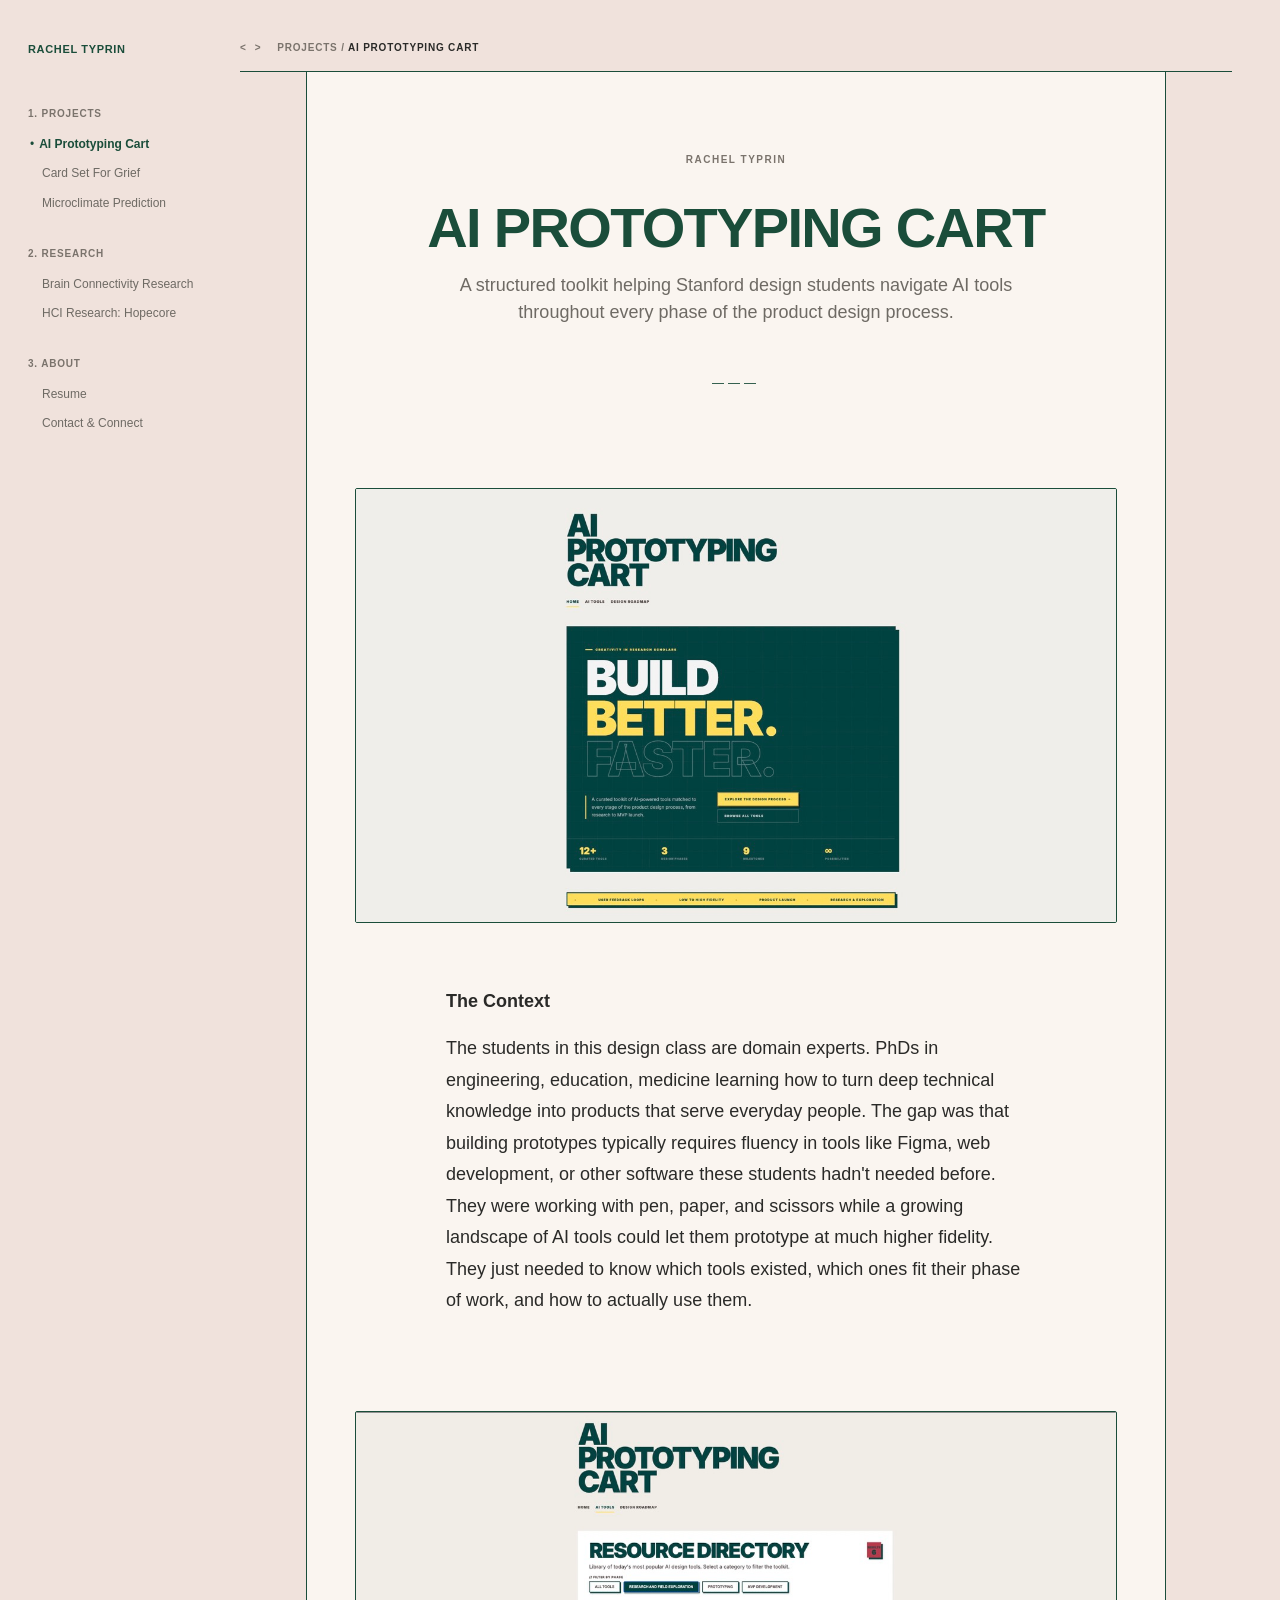
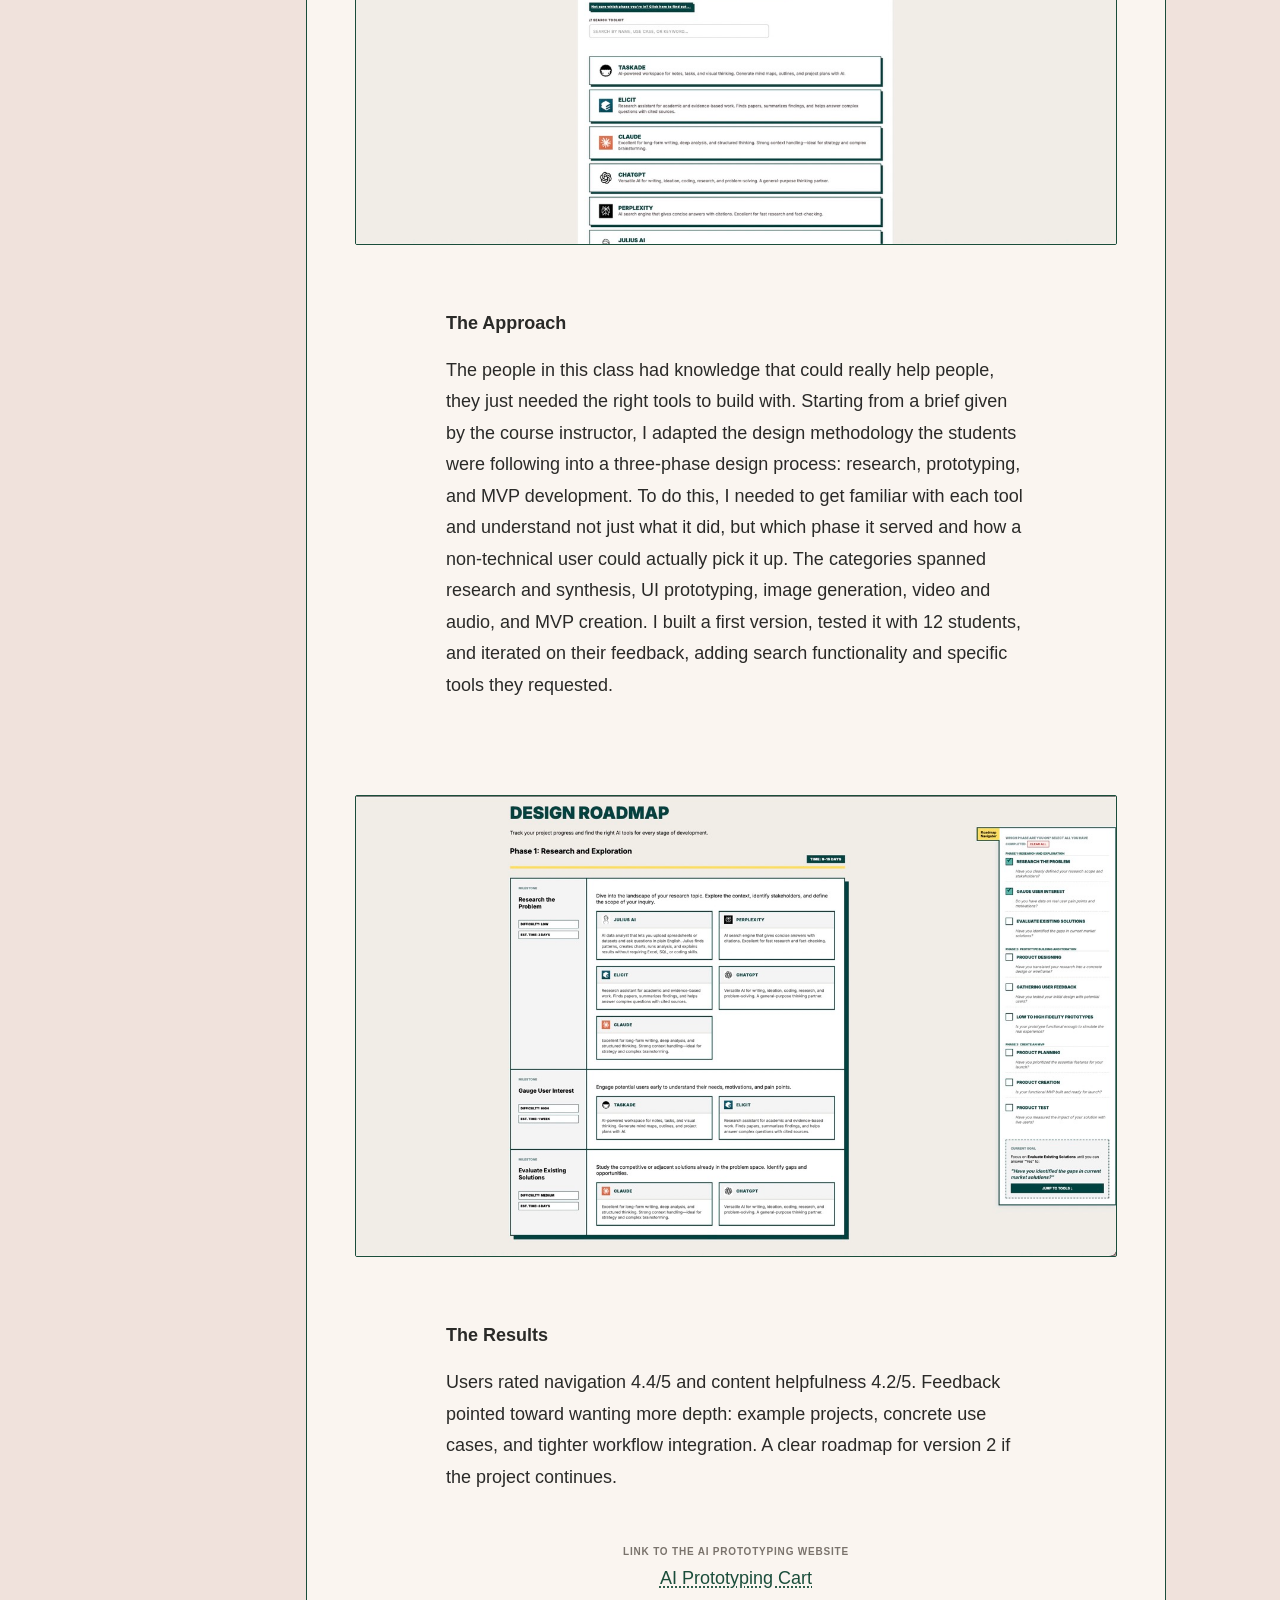
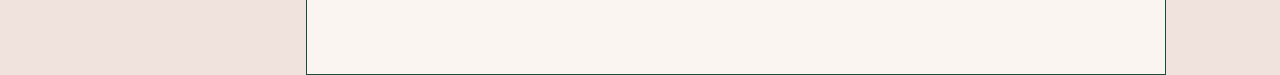
<file: aiprototypingcart.html>
<!DOCTYPE html>
<html lang="en">
<head>
  <meta charset="UTF-8">
  <meta name="viewport" content="width=device-width, initial-scale=1.0">
  <title>AI Prototyping Cart — Rachel Typrin</title>
  <link rel="icon" href="photos/tablogolight.png" type="image/png" media="(prefers-color-scheme: light)">
  <link rel="icon" href="photos/tablogodark.png" type="image/png" media="(prefers-color-scheme: dark)">
  <link href="https://api.fontshare.com/v2/css?f[]=chillax@700,800,900&f[]=satoshi@400,700&display=swap" rel="stylesheet">
  <link rel="stylesheet" href="css/project.css">
</head>
<body>

  <aside class="sidebar">
    <div class="logo"><a href="index.html">RACHEL TYPRIN</a></div>

    <nav class="toc">
      <div class="toc-section">
        <h3 class="section-title">1. PROJECTS</h3>
        <ul>
          <li class="active"><a href="aiprototypingcart.html">AI Prototyping Cart</a></li>
          <li><a href="cardgameforgrief.html">Card Set For Grief</a></li>
          <li><a href="microclimatepredictions.html">Microclimate Prediction</a></li>
        </ul>
      </div>
      <div class="toc-section">
        <h3 class="section-title">2. RESEARCH</h3>
        <ul>
          <li><a href="brainconnectivity.html">Brain Connectivity Research</a></li>
          <li><a href="hopecore.html">HCI Research: Hopecore</a></li>
        </ul>
      </div>
      <div class="toc-section">
        <h3 class="section-title">3. ABOUT</h3>
        <ul>
          <li><a href="resume.html">Resume</a></li>
          <li><a href="contact.html">Contact & Connect</a></li>
        </ul>
      </div>
    </nav>
  </aside>

  <main class="main-wrapper">

    <nav class="content-nav">
      <div class="nav-left">
        <span class="nav-arrows" onclick="history.back()">&lt;</span>
        <span class="nav-arrows" onclick="history.forward()">&gt;</span>
        <span class="breadcrumb">PROJECTS / <span class="current">AI PROTOTYPING CART</span></span>
      </div>
      <div class="nav-right"><a class="mobile-home" href="index.html">HOME</a></div>
    </nav>

    <div class="content-well">

      <div class="meta-data">RACHEL TYPRIN</div>
      <h1 class="page-title">AI PROTOTYPING CART</h1>
      <p class="page-subtitle">A structured toolkit helping Stanford design students navigate AI tools <br> throughout every phase of the product design process.</p>

      <div class="section-divider">———</div>

      <figure class="main-figure">
        <figcaption class="fig-label">
          <span class="highlight">FIG 1. Overview of the prototyping cart.</span>
        </figcaption>
        <div class="image-border">
          <img src="photos/AIPrototypingCart1.jpeg" alt="Overview of the prototyping cart">
        </div>
      </figure>

      <article class="prose">
        <h2>The Context</h2>
        <p>The students in this design class are domain experts. PhDs in engineering, education, medicine learning how to turn deep technical knowledge into products that serve everyday people. The gap was that building prototypes typically requires fluency in tools like Figma, web development, or other software these students hadn't needed before. They were working with pen, paper, and scissors while a growing landscape of AI tools could let them prototype at much higher fidelity. They just needed to know which tools existed, which ones fit their phase of work, and how to actually use them.</p>
      </article>

      <figure class="main-figure">
        <figcaption class="fig-label">
          <span class="highlight">FIG 2. Tools sorting page, sorted by "research and field exploration"</span>
        </figcaption>
        <div class="image-border">
          <img src="photos/AIPrototypingCart2.jpeg" alt="Tools sorting page">
        </div>
      </figure>

      <article class="prose">
        <h2>The Approach</h2>
        <p>The people in this class had knowledge that could really help people, they just needed the right tools to build with. Starting from a brief given by the course instructor, I adapted the design methodology the students were following into a three-phase design process: research, prototyping, and MVP development. To do this, I needed to get familiar with each tool and understand not just what it did, but which phase it served and how a non-technical user could actually pick it up. The categories spanned research and synthesis, UI prototyping, image generation, video and audio, and MVP creation. I built a first version, tested it with 12 students, and iterated on their feedback, adding search functionality and specific tools they requested.</p>
      </article>

      <figure class="main-figure">
        <figcaption class="fig-label">
          <span class="highlight">FIG 3. Design roadmap phase 1: research and exploration</span>
        </figcaption>
        <div class="image-border">
          <img src="photos/AIPrototypingCart3.jpeg" alt="Feedback">
        </div>
      </figure>

      <article class="prose">
        <h2>The Results</h2>
        <p>Users rated navigation 4.4/5 and content helpfulness 4.2/5. Feedback pointed toward wanting more depth: example projects, concrete use cases, and tighter workflow integration. A clear roadmap for version 2 if the project continues.</p>
      </article>
      
      <br>

      <div class="link-link">
        <div>
          <span class="link-label">Link to the AI Prototyping Website</span>
          <a href="https://racheltyprin.github.io/AI-Toolkit/">AI Prototyping Cart</a>
        </div>
      </div>

      
    </div>
  </main>



</body>
</html>
</file>
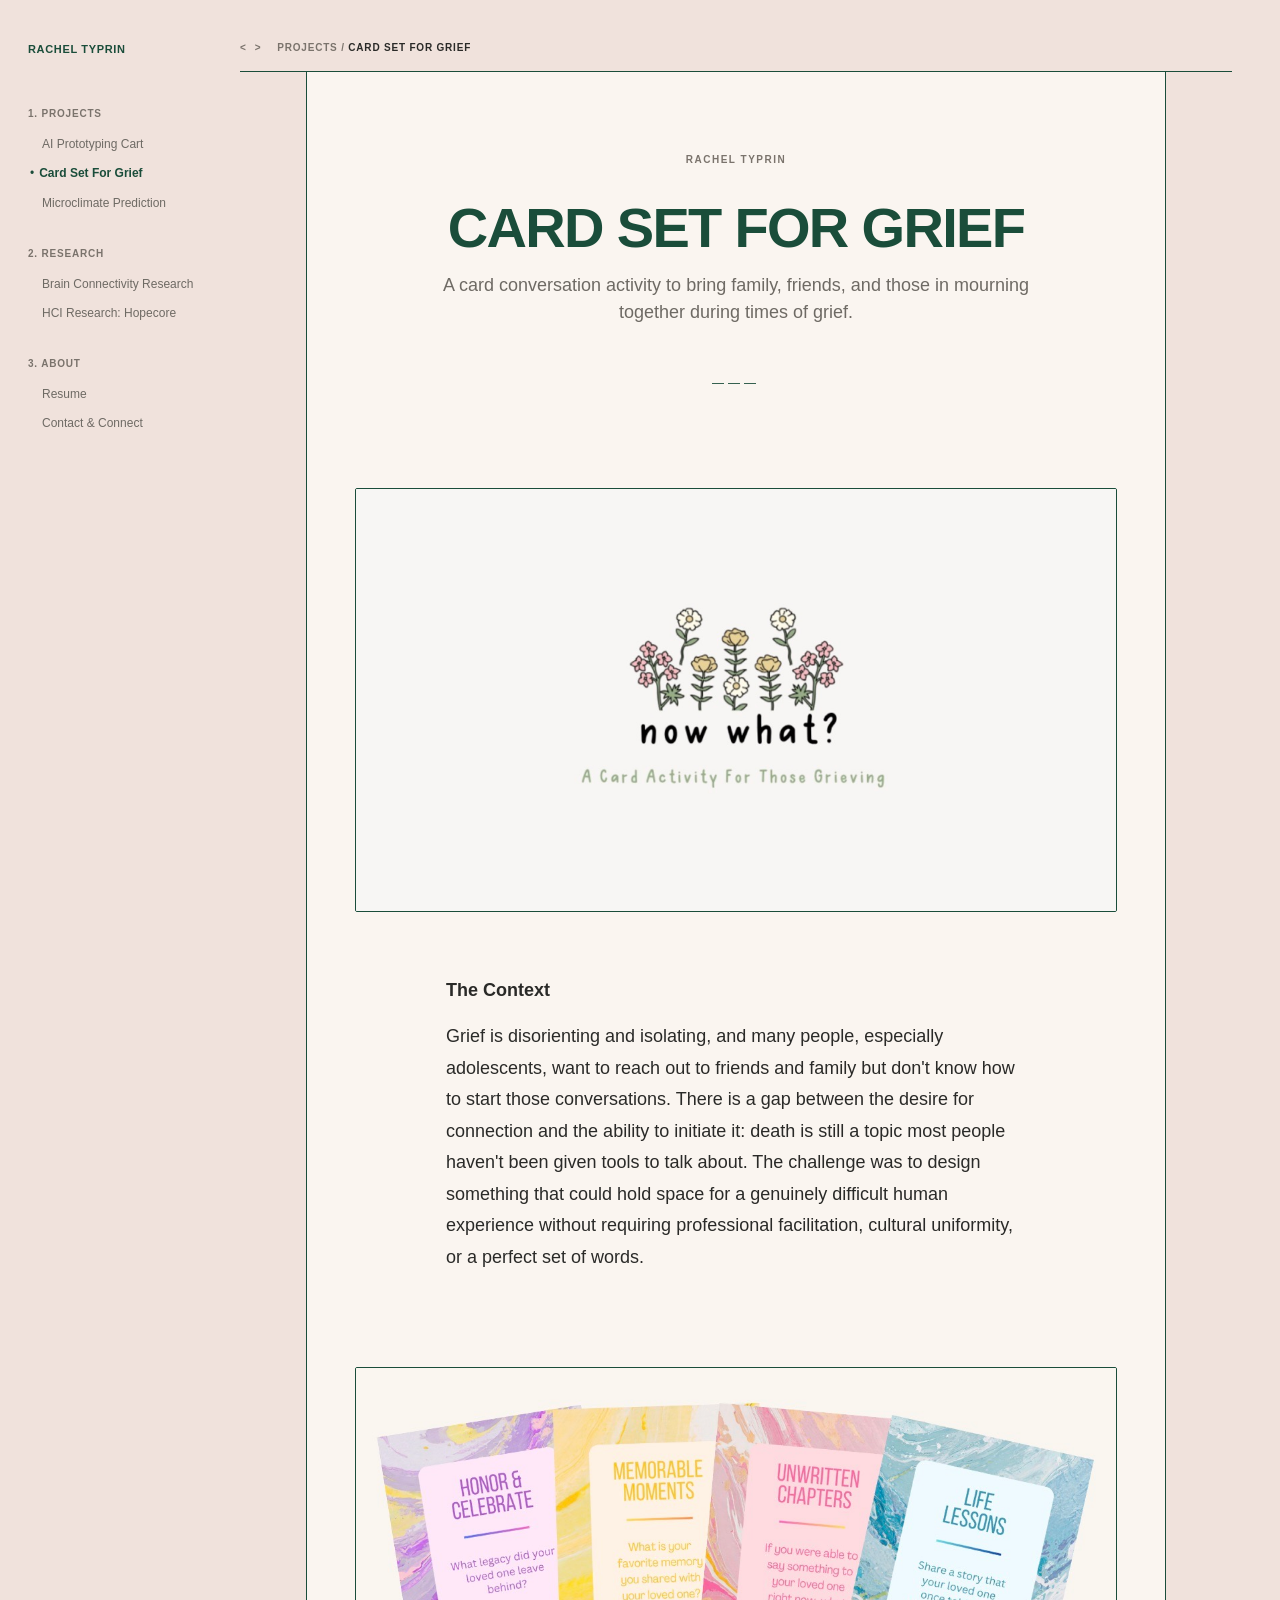
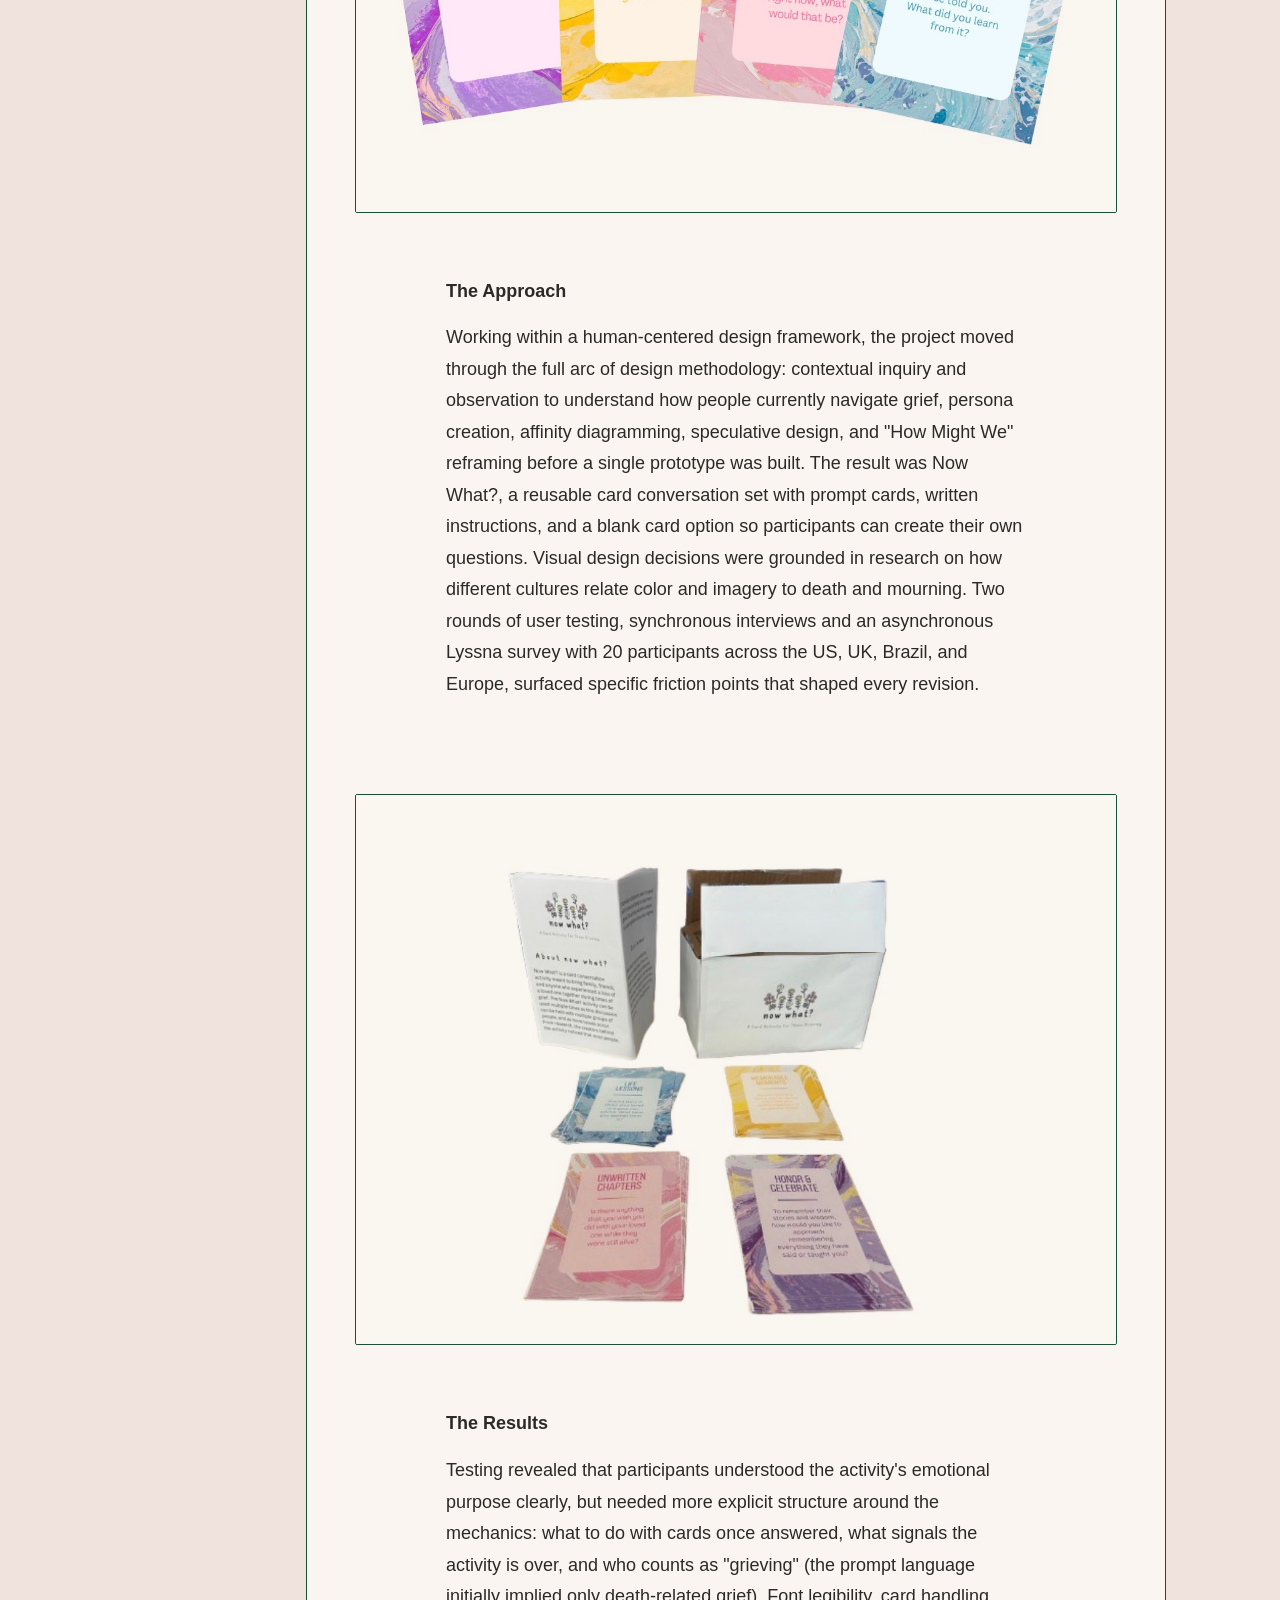
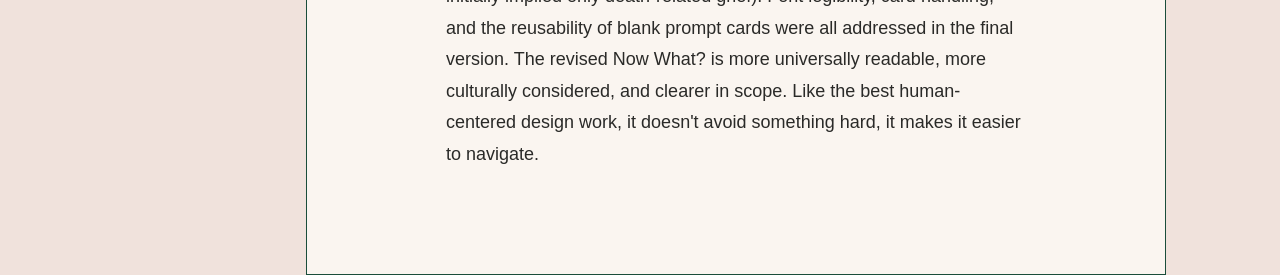
<file: cardgameforgrief.html>
<!DOCTYPE html>
<html lang="en">
<head>
  <meta charset="UTF-8">
  <meta name="viewport" content="width=device-width, initial-scale=1.0">
  <title>Card Set for Grief — Rachel Typrin</title>
  <link rel="icon" href="photos/tablogolight.png" type="image/png" media="(prefers-color-scheme: light)">
  <link rel="icon" href="photos/tablogodark.png" type="image/png" media="(prefers-color-scheme: dark)">
  <link href="https://api.fontshare.com/v2/css?f[]=chillax@700,800,900&f[]=satoshi@400,700&display=swap" rel="stylesheet">
  <link rel="stylesheet" href="css/project.css">
</head>
<body>

  <aside class="sidebar">
    <div class="logo"><a href="index.html">RACHEL TYPRIN</a></div>

    <nav class="toc">
      <div class="toc-section">
        <h3 class="section-title">1. PROJECTS</h3>
        <ul>
          <li><a href="aiprototypingcart.html">AI Prototyping Cart</a></li>
          <li class="active"><a href="cardgameforgrief.html">Card Set For Grief</a></li>
          <li><a href="microclimatepredictions.html">Microclimate Prediction</a></li>
        </ul>
      </div>
      <div class="toc-section">
        <h3 class="section-title">2. RESEARCH</h3>
        <ul>
          <li><a href="brainconnectivity.html">Brain Connectivity Research</a></li>
          <li><a href="hopecore.html">HCI Research: Hopecore</a></li>
        </ul>
      </div>
      <div class="toc-section">
        <h3 class="section-title">3. ABOUT</h3>
        <ul>
          <li><a href="resume.html">Resume</a></li>
          <li><a href="contact.html">Contact & Connect</a></li>
        </ul>
      </div>
    </nav>
  </aside>

  <main class="main-wrapper">

    <nav class="content-nav">
      <div class="nav-left">
        <span class="nav-arrows" onclick="history.back()">&lt;</span>
        <span class="nav-arrows" onclick="history.forward()">&gt;</span>
        <span class="breadcrumb">PROJECTS / <span class="current">CARD SET FOR GRIEF</span></span>
      </div>
      <div class="nav-right"><a class="mobile-home" href="index.html">HOME</a></div>
    </nav>

    <div class="content-well">

      <div class="meta-data">RACHEL TYPRIN</div>
      <h1 class="page-title">CARD SET FOR GRIEF</h1>
      <p class="page-subtitle">A card conversation activity to bring family, friends, and those in mourning <br> together during times of grief.</p>

      <div class="section-divider">———</div>

      <figure class="main-figure">
        <figcaption class="fig-label">
          <span class="highlight">FIG 1. Logo for "Now What?"</span>
        </figcaption>
        <div class="image-border">
          <img src="photos/CardGameforGrief1.jpeg" alt="Card Set for Grief overview">
        </div>
      </figure>

      <article class="prose">
        <h2>The Context</h2>
        <p>Grief is disorienting and isolating, and many people, especially adolescents, want to reach out to friends and family but don't know how to start those conversations. There is a gap between the desire for connection and the ability to initiate it: death is still a topic most people haven't been given tools to talk about. The challenge was to design something that could hold space for a genuinely difficult human experience without requiring professional facilitation, cultural uniformity, or a perfect set of words.</p>
      </article>

      <figure class="main-figure">
        <figcaption class="fig-label">
          <span class="highlight">FIG 2. Sample cards from the card set.</span>
        </figcaption>
        <div class="image-border">
          <img src="photos/CardGameforGrief2.jpeg" alt="Card Set for Grief component architecture">
        </div>
      </figure>

      <article class="prose">
        <h2>The Approach</h2>
        <p>Working within a human-centered design framework, the project moved through the full arc of design methodology: contextual inquiry and observation to understand how people currently navigate grief, persona creation, affinity diagramming, speculative design, and "How Might We" reframing before a single prototype was built. The result was Now What?, a reusable card conversation set with prompt cards, written instructions, and a blank card option so participants can create their own questions. Visual design decisions were grounded in research on how different cultures relate color and imagery to death and mourning. Two rounds of user testing, synchronous interviews and an asynchronous Lyssna survey with 20 participants across the US, UK, Brazil, and Europe, surfaced specific friction points that shaped every revision.</p>
      </article>

      <figure class="main-figure">
        <figcaption class="fig-label">
          <span class="highlight">FIG 3. Card set physical prototype.</span>
        </figcaption>
        <div class="image-border">
          <img src="photos/CardGameforGrief3.jpeg" alt="Card Set for Grief feedback">
        </div>
      </figure>

      <article class="prose">
        <h2>The Results</h2>
        <p>Testing revealed that participants understood the activity's emotional purpose clearly, but needed more explicit structure around the mechanics: what to do with cards once answered, what signals the activity is over, and who counts as "grieving" (the prompt language initially implied only death-related grief). Font legibility, card handling, and the reusability of blank prompt cards were all addressed in the final version. The revised Now What? is more universally readable, more culturally considered, and clearer in scope. Like the best human-centered design work, it doesn't avoid something hard, it makes it easier to navigate.</p>
      </article>
      
    </div>
  </main>



</body>
</html>
</file>
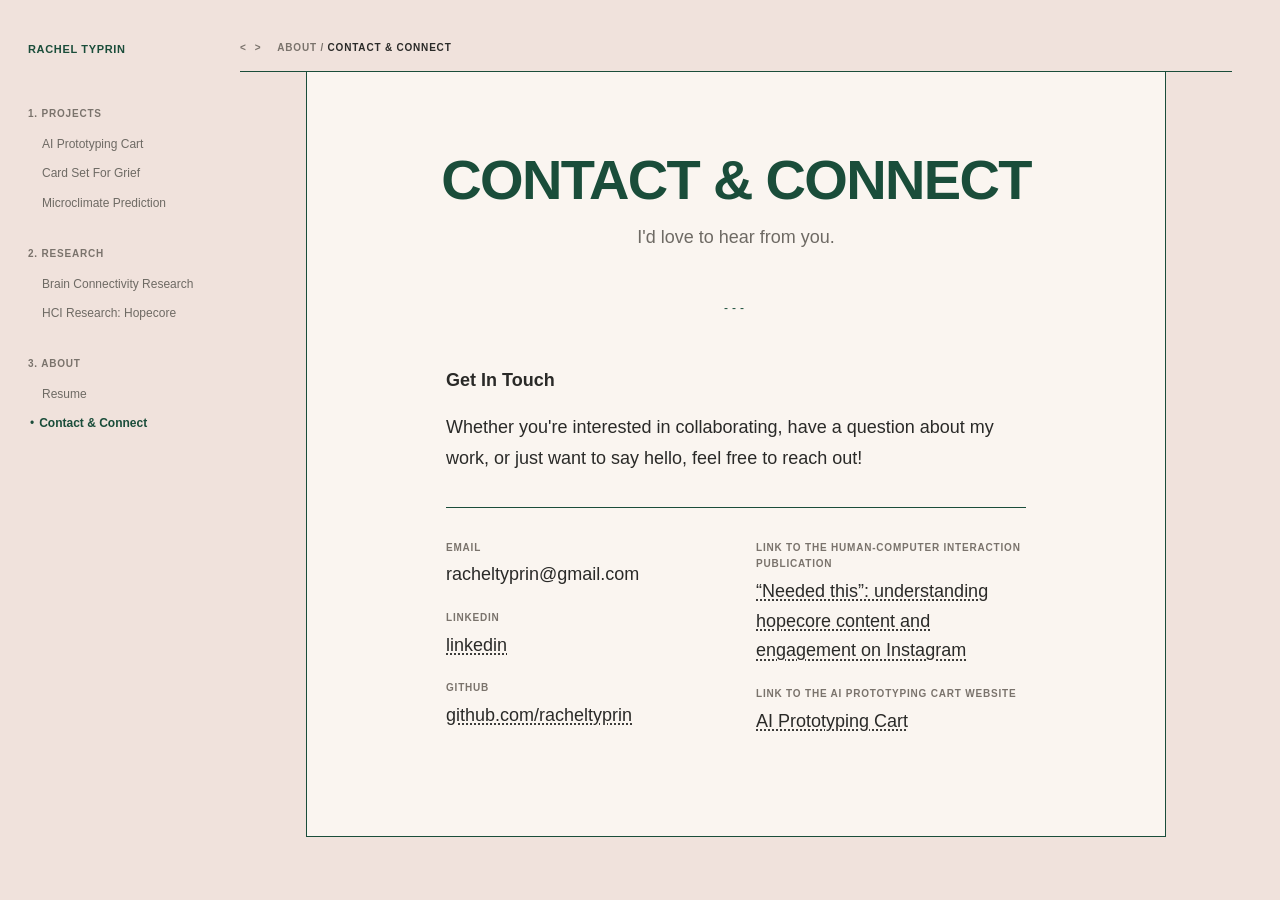
<file: contact.html>
<!DOCTYPE html>
<html lang="en">
<head>
  <meta charset="UTF-8">
  <meta name="viewport" content="width=device-width, initial-scale=1.0">
  <title>Contact & Connect — Rachel Typrin</title>
  <link rel="icon" href="photos/tablogolight.png" type="image/png" media="(prefers-color-scheme: light)">
  <link rel="icon" href="photos/tablogodark.png" type="image/png" media="(prefers-color-scheme: dark)">
  <link href="https://api.fontshare.com/v2/css?f[]=chillax@700,800,900&f[]=satoshi@400,700&display=swap" rel="stylesheet">
  <link rel="stylesheet" href="css/project.css">
</head>
<body>

  <aside class="sidebar">
    <div class="logo"><a href="index.html">RACHEL TYPRIN</a></div>

    <nav class="toc">
      <div class="toc-section">
        <h3 class="section-title">1. PROJECTS</h3>
        <ul>
          <li><a href="aiprototypingcart.html">AI Prototyping Cart</a></li>
          <li><a href="cardgameforgrief.html">Card Set For Grief</a></li>
          <li><a href="microclimatepredictions.html">Microclimate Prediction</a></li>
        </ul>
      </div>
      <div class="toc-section">
        <h3 class="section-title">2. RESEARCH</h3>
        <ul>
          <li><a href="brainconnectivity.html">Brain Connectivity Research</a></li>
          <li><a href="hopecore.html">HCI Research: Hopecore</a></li>
        </ul>
      </div>
      <div class="toc-section">
        <h3 class="section-title">3. ABOUT</h3>
        <ul>
          <li><a href="resume.html">Resume</a></li>
          <li class="active"><a href="contact.html">Contact & Connect</a></li>
        </ul>
      </div>
    </nav>
  </aside>

  <main class="main-wrapper">

    <nav class="content-nav">
      <div class="nav-left">
        <span class="nav-arrows" onclick="history.back()">&lt;</span>
        <span class="nav-arrows" onclick="history.forward()">&gt;</span>
        <span class="breadcrumb">ABOUT / <span class="current">CONTACT & CONNECT</span></span>
      </div>
      <div class="nav-right"><a class="mobile-home" href="index.html">HOME</a></div>
    </nav>

    <div class="content-well">

      <h1 class="page-title">CONTACT & CONNECT</h1>
      <p class="page-subtitle">I'd love to hear from you.</p>

      <div class="section-divider">---</div>

      <article class="prose">
        <h2>Get In Touch</h2>
        <p>Whether you're interested in collaborating, have a question about my work, or just want to say hello, feel free to reach out!</p>
      </article>

      <div class="contact-divider"></div>
     
      <div class="links-grid-grid">
        <div class="links-grid-col">
            <ul class="contact-links">
                <li>
                <span class="contact-label">Email</span>
                <span class="contact-email">racheltyprin@gmail.com</span>
                </li>
                <li>
                <span class="contact-label">LinkedIn</span>
                <a href="https://www.linkedin.com/in/rachel-typrin-440a25284/" target="_blank" rel="noopener">linkedin</a>
                </li>
                <li>
                <span class="contact-label">GitHub</span>
                <a href="https://github.com/racheltyprin" target="_blank" rel="noopener">github.com/racheltyprin</a>
                </li>
            </ul> 
        </div>
        <div class="links-grid-col">
            <ul class="contact-links">
                <li>
                    <span class="contact-label">Link to the Human-Computer Interaction publication</span>
                    <a href="https://www.emerald.com/jd/article-abstract/doi/10.1108/JD-12-2025-0383/1346274/Needed-this-understanding-hopecore-content-and?redirectedFrom=fulltext" target="_blank" rel="noopener">“Needed this”: understanding hopecore content and engagement on Instagram</a>
                </li>
                <li>
                    <span class="contact-label">Link to the AI Prototyping Cart Website</span>
                    <a href="https://racheltyprin.github.io/AI-Toolkit/" target="_blank" rel="noopener">AI Prototyping Cart</a>
                </li>
            </ul>
        </div>
      </div>


    </div>
    


  </main>

</body>
</html>
</file>
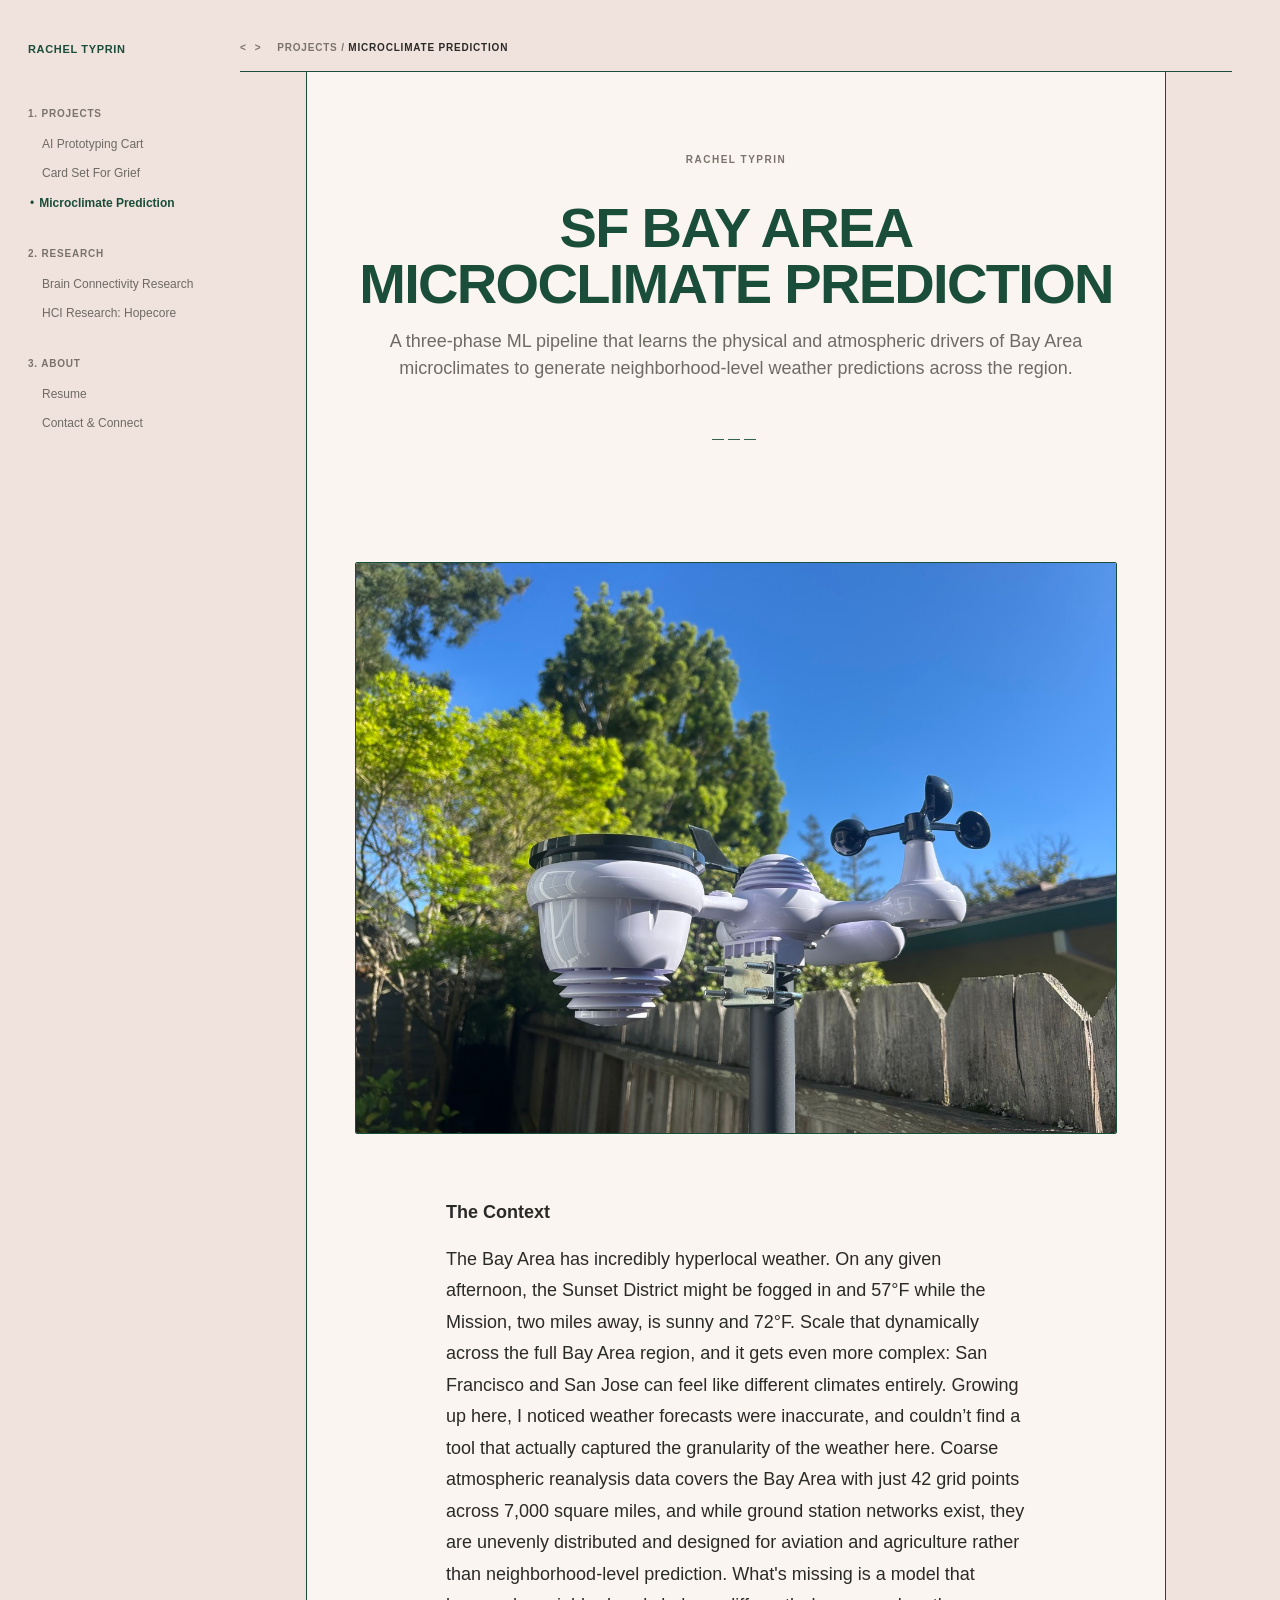
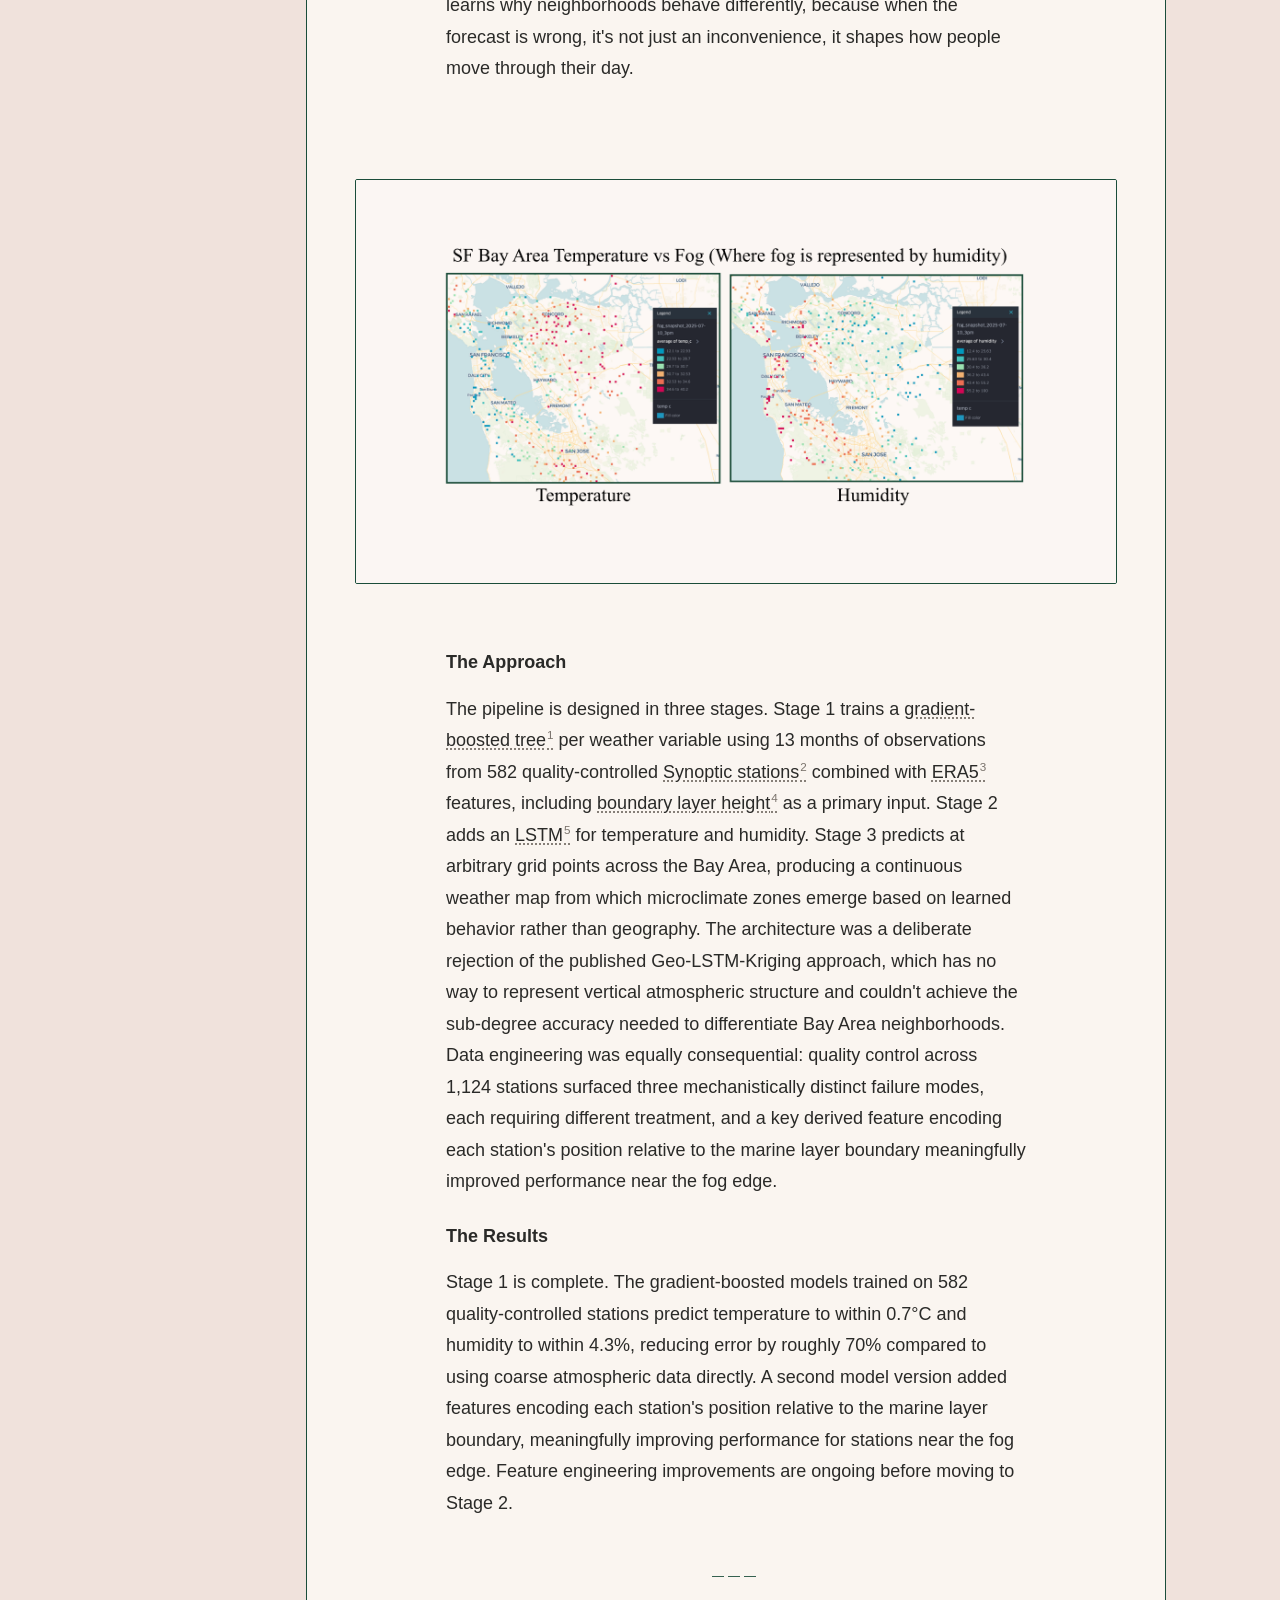
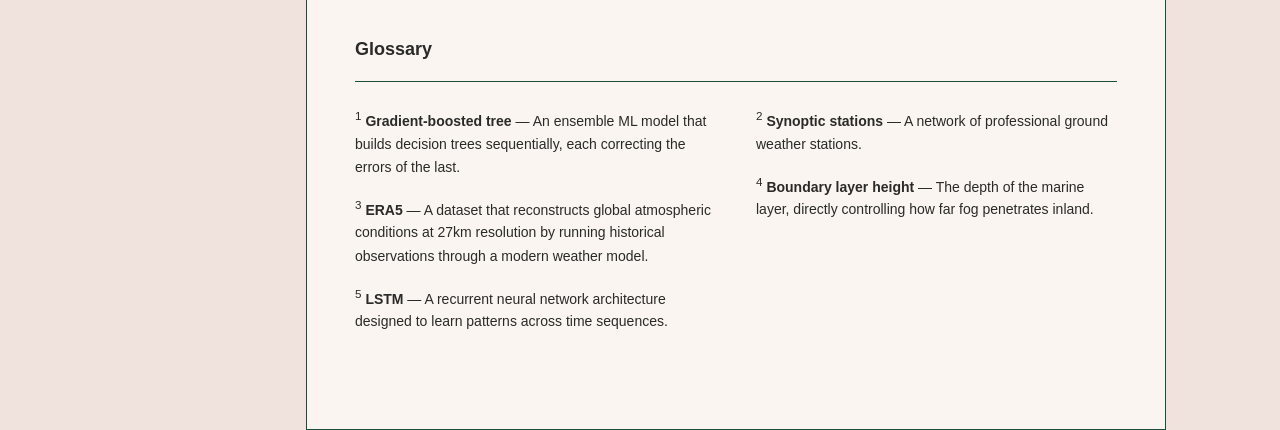
<file: microclimatepredictions.html>
<!DOCTYPE html>
<html lang="en">
<head>
  <meta charset="UTF-8">
  <meta name="viewport" content="width=device-width, initial-scale=1.0">
  <title>Microclimate Prediction — Rachel Typrin</title>
  <link rel="icon" href="photos/tablogolight.png" type="image/png" media="(prefers-color-scheme: light)">
  <link rel="icon" href="photos/tablogodark.png" type="image/png" media="(prefers-color-scheme: dark)">
  <link href="https://api.fontshare.com/v2/css?f[]=chillax@700,800,900&f[]=satoshi@400,700&display=swap" rel="stylesheet">
  <link rel="stylesheet" href="css/project.css">
</head>
<body>

  <aside class="sidebar">
    <div class="logo"><a href="index.html">RACHEL TYPRIN</a></div>

    <nav class="toc">
      <div class="toc-section">
        <h3 class="section-title">1. PROJECTS</h3>
        <ul>
          <li><a href="aiprototypingcart.html">AI Prototyping Cart</a></li>
          <li><a href="cardgameforgrief.html">Card Set For Grief</a></li>
          <li class="active"><a href="microclimatepredictions.html">Microclimate Prediction</a></li>
        </ul>
      </div>
      <div class="toc-section">
        <h3 class="section-title">2. RESEARCH</h3>
        <ul>
          <li><a href="brainconnectivity.html">Brain Connectivity Research</a></li>
          <li><a href="hopecore.html">HCI Research: Hopecore</a></li>
        </ul>
      </div>
      <div class="toc-section">
        <h3 class="section-title">3. ABOUT</h3>
        <ul>
          <li><a href="resume.html">Resume</a></li>
          <li><a href="contact.html">Contact & Connect</a></li>
        </ul>
      </div>
    </nav>
  </aside>

  <main class="main-wrapper">

    <nav class="content-nav">
      <div class="nav-left">
        <span class="nav-arrows" onclick="history.back()">&lt;</span>
        <span class="nav-arrows" onclick="history.forward()">&gt;</span>
        <span class="breadcrumb">PROJECTS / <span class="current">MICROCLIMATE PREDICTION</span></span>
      </div>
      <div class="nav-right"><a class="mobile-home" href="index.html">HOME</a></div>
    </nav>

    <div class="content-well">

      <div class="meta-data">RACHEL TYPRIN</div>
      <h1 class="page-title">SF BAY AREA MICROCLIMATE PREDICTION</h1>
      <p class="page-subtitle">A three-phase ML pipeline that learns the physical and atmospheric drivers of Bay Area microclimates to generate neighborhood-level weather predictions across the region.</p>

      <div class="section-divider">———</div>

      <figure class="main-figure">
        <figcaption class="fig-label">
          <span class="highlight">FIG 1. My personal weather station I established to validate my model <br>for my location and contribute to SF Bay Area weather data.</span>
        </figcaption>
        <div class="image-border">
          <img src="photos/MicroclimatePrediction1.jpeg" alt="Personal weather station">
        </div>
      </figure>

      <article class="prose">
        <h2>The Context</h2>
        <p>The Bay Area has incredibly hyperlocal weather. On any given afternoon, the Sunset District might be fogged in and 57°F while the Mission, two miles away, is sunny and 72°F. Scale that dynamically across the full Bay Area region, and it gets even more complex: San Francisco and San Jose can feel like different climates entirely. Growing up here, I noticed weather forecasts were inaccurate, and couldn’t find a tool that actually captured the granularity of the weather here. Coarse atmospheric reanalysis data covers the Bay Area with just 42 grid points across 7,000 square miles, and while ground station networks exist, they are unevenly distributed and designed for aviation and agriculture rather than neighborhood-level prediction. What's missing is a model that learns why neighborhoods behave differently, because when the forecast is wrong, it's not just an inconvenience, it shapes how people move through their day.</p>
      </article>

      <figure class="main-figure">
        <figcaption class="fig-label">
          <span class="highlight">FIG 2. Visualizing the weather and humidity (fog) in the Bay Area at a given time/date.</span>
        </figcaption>
        <div class="image-border">
          <img src="photos/MicroclimatePrediction2.png" alt="Maps of temperature and humidity at the same time/date in the SF Bay Area">
        </div>
      </figure>

      <article class="prose">
        <h2>The Approach</h2>
        <p>The pipeline is designed in three stages. Stage 1 trains a <a class="vocab" href="#gloss-1">gradient-boosted tree<sup class="vocab-num">1</sup><span class="vocab-def"><strong>Gradient-boosted tree</strong> — An ensemble ML model that builds decision trees sequentially, each correcting the errors of the last.</span></a> per weather variable using 13 months of observations from 582 quality-controlled <a class="vocab" href="#gloss-2">Synoptic stations<sup class="vocab-num">2</sup><span class="vocab-def"><strong>Synoptic stations</strong> — A network of professional ground weather stations.</span></a> combined with <a class="vocab" href="#gloss-3">ERA5<sup class="vocab-num">3</sup><span class="vocab-def"><strong>ERA5</strong> — A dataset that reconstructs global atmospheric conditions at 27km resolution by running historical observations through a modern weather model.</span></a> features, including <a class="vocab" href="#gloss-4">boundary layer height<sup class="vocab-num">4</sup><span class="vocab-def"><strong>Boundary layer height</strong> — The depth of the marine layer, directly controlling how far fog penetrates inland.</span></a> as a primary input. Stage 2 adds an <a class="vocab" href="#gloss-5">LSTM<sup class="vocab-num">5</sup><span class="vocab-def"><strong>LSTM</strong> — A recurrent neural network architecture designed to learn patterns across time sequences.</span></a> for temperature and humidity. Stage 3 predicts at arbitrary grid points across the Bay Area, producing a continuous weather map from which microclimate zones emerge based on learned behavior rather than geography. The architecture was a deliberate rejection of the published Geo-LSTM-Kriging approach, which has no way to represent vertical atmospheric structure and couldn't achieve the sub-degree accuracy needed to differentiate Bay Area neighborhoods. Data engineering was equally consequential: quality control across 1,124 stations surfaced three mechanistically distinct failure modes, each requiring different treatment, and a key derived feature encoding each station's position relative to the marine layer boundary meaningfully improved performance near the fog edge.</p>
      </article>

      <!-- <figure class="main-figure">
        <figcaption class="fig-label">
          <span class="highlight">FIG 3. Feedback</span>
        </figcaption>
        <div class="image-border">
          <div class="placeholder-diagram">Diagram goes here</div>
        </div>
      </figure> -->

      <article class="prose">
        <h2>The Results</h2>
        <p>Stage 1 is complete. The gradient-boosted models trained on 582 quality-controlled stations predict temperature to within 0.7°C and humidity to within 4.3%, reducing error by roughly 70% compared to using coarse atmospheric data directly. A second model version added features encoding each station's position relative to the marine layer boundary, meaningfully improving performance for stations near the fog edge. Feature engineering improvements are ongoing before moving to Stage 2.</p>
      </article>

      <div class="section-divider">———</div>

      <div class="glossary">
        <h2 class="glossary-title">Glossary</h2>
        <div class="toc-header-line"></div>
        <div class="glossary-grid">
          <div class="glossary-col">
            <div class="glossary-entry" id="gloss-1">
              <p><sup>1</sup> <strong>Gradient-boosted tree</strong> — An ensemble ML model that builds decision trees sequentially, each correcting the errors of the last.</p>
            </div>
            <div class="glossary-entry" id="gloss-3">
              <p><sup>3</sup> <strong>ERA5</strong> — A dataset that reconstructs global atmospheric conditions at 27km resolution by running historical observations through a modern weather model.</p>
            </div>
            <div class="glossary-entry" id="gloss-5">
              <p><sup>5</sup> <strong>LSTM</strong> — A recurrent neural network architecture designed to learn patterns across time sequences.</p>
            </div>
          </div>
          <div class="glossary-col">
            <div class="glossary-entry" id="gloss-2">
              <p><sup>2</sup> <strong>Synoptic stations</strong> — A network of professional ground weather stations.</p>
            </div>
            <div class="glossary-entry" id="gloss-4">
              <p><sup>4</sup> <strong>Boundary layer height</strong> — The depth of the marine layer, directly controlling how far fog penetrates inland.</p>
            </div>
          </div>
        </div>
      </div>
   
    </div>
  </main>



<script src="js/vocab.js"></script>
</body>
</html>
</file>
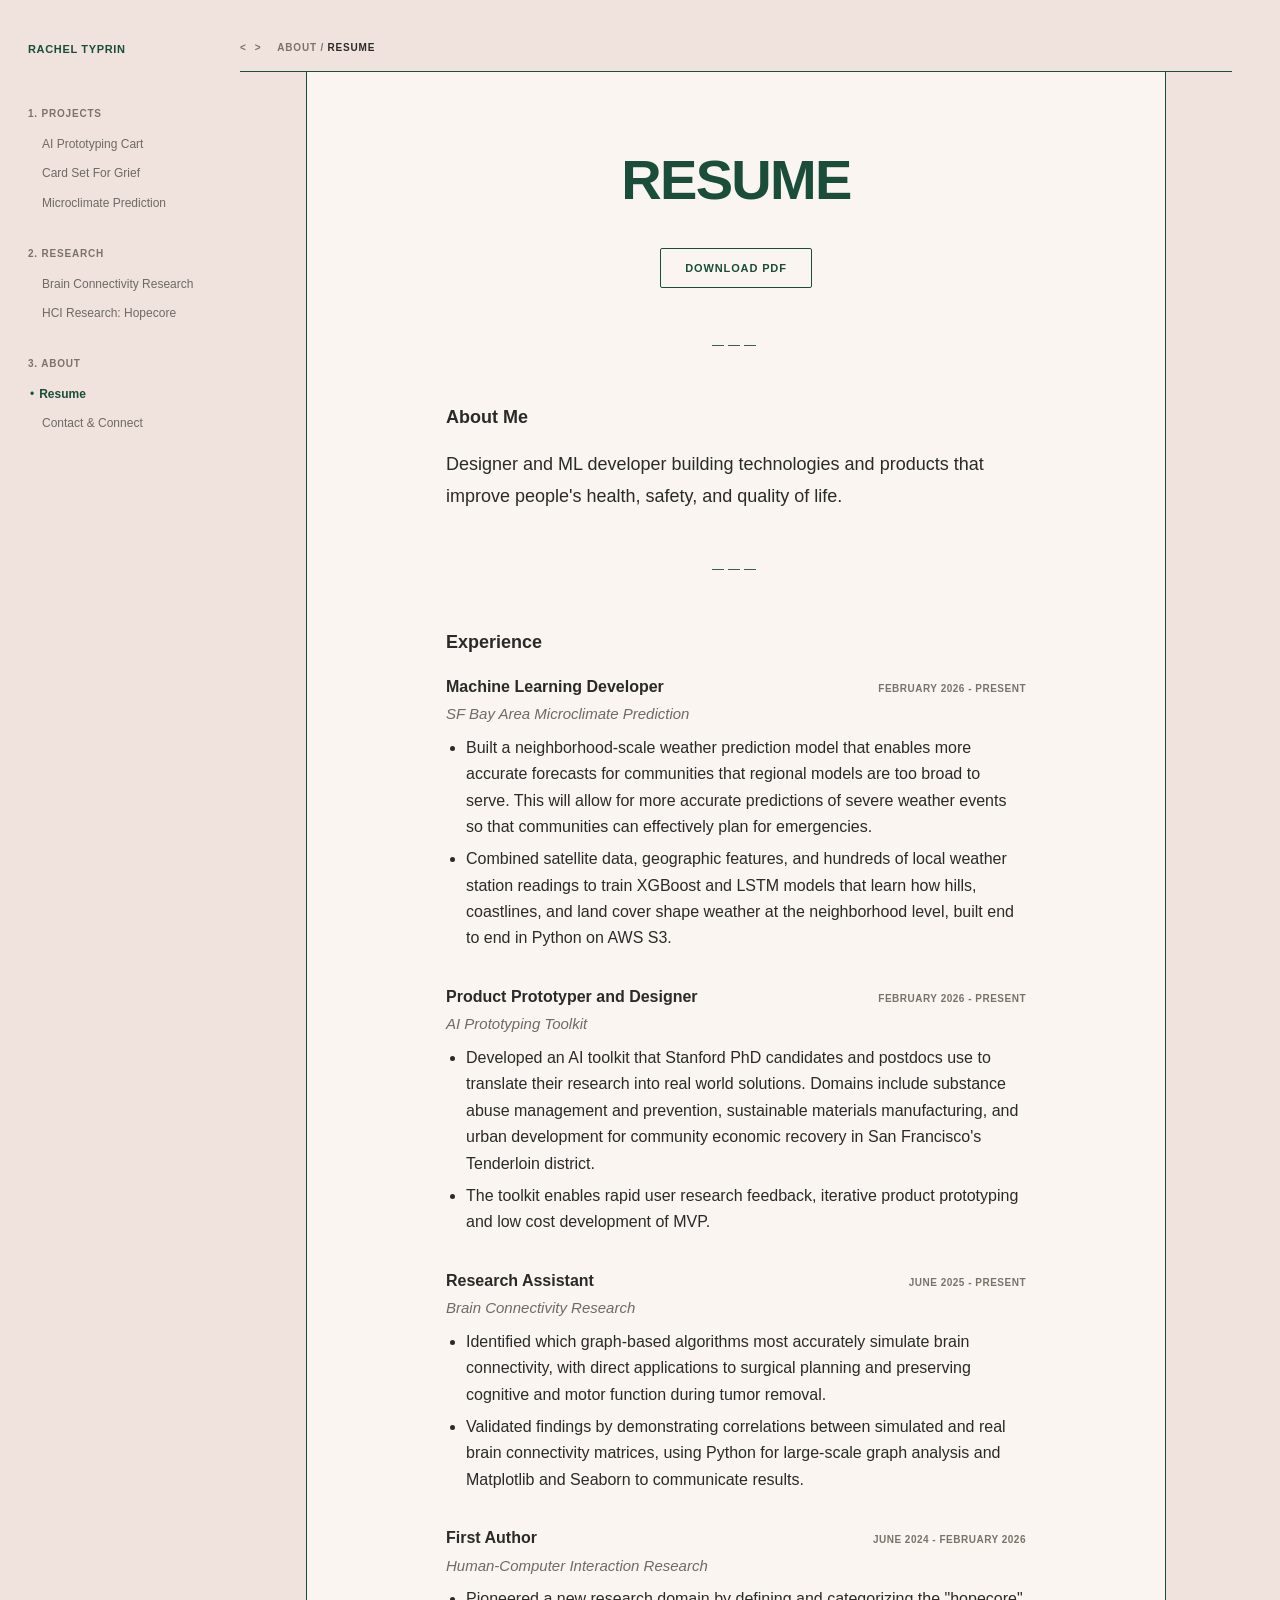
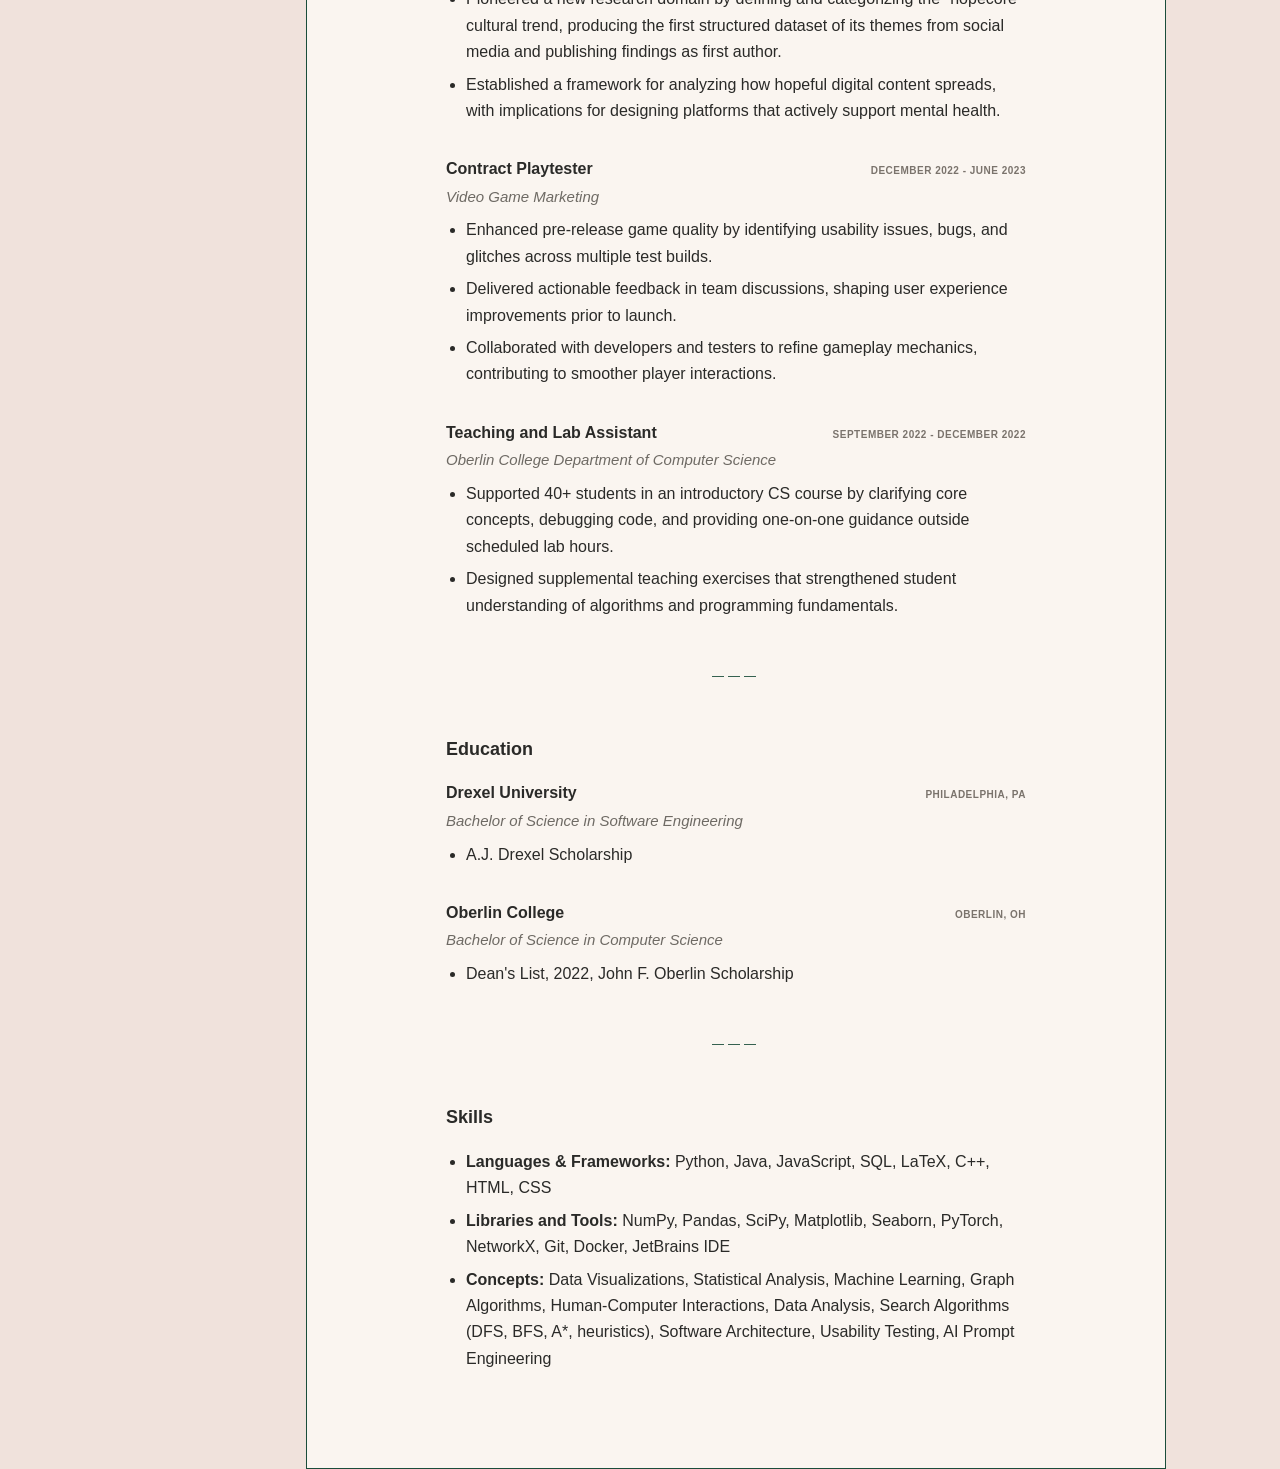
<file: resume.html>
<!DOCTYPE html>
<html lang="en">
<head>
  <meta charset="UTF-8">
  <meta name="viewport" content="width=device-width, initial-scale=1.0">
  <title>Resume — Rachel Typrin</title>
  <link rel="icon" href="photos/tablogolight.png" type="image/png" media="(prefers-color-scheme: light)">
  <link rel="icon" href="photos/tablogodark.png" type="image/png" media="(prefers-color-scheme: dark)">
  <link href="https://api.fontshare.com/v2/css?f[]=chillax@700,800,900&f[]=satoshi@400,700&display=swap" rel="stylesheet">
  <link rel="stylesheet" href="css/project.css">
</head>
<body>

  <aside class="sidebar">
    <div class="logo"><a href="index.html">RACHEL TYPRIN</a></div>

    <nav class="toc">
      <div class="toc-section">
        <h3 class="section-title">1. PROJECTS</h3>
        <ul>
          <li><a href="aiprototypingcart.html">AI Prototyping Cart</a></li>
          <li><a href="cardgameforgrief.html">Card Set For Grief</a></li>
          <li><a href="microclimatepredictions.html">Microclimate Prediction</a></li>
        </ul>
      </div>
      <div class="toc-section">
        <h3 class="section-title">2. RESEARCH</h3>
        <ul>
          <li><a href="brainconnectivity.html">Brain Connectivity Research</a></li>
          <li><a href="hopecore.html">HCI Research: Hopecore</a></li>
        </ul>
      </div>
      <div class="toc-section">
        <h3 class="section-title">3. ABOUT</h3>
        <ul>
          <li class="active"><a href="resume.html">Resume</a></li>
          <li><a href="contact.html">Contact & Connect</a></li>
        </ul>
      </div>
    </nav>
  </aside>

  <main class="main-wrapper">

    <nav class="content-nav">
      <div class="nav-left">
        <span class="nav-arrows" onclick="history.back()">&lt;</span>
        <span class="nav-arrows" onclick="history.forward()">&gt;</span>
        <span class="breadcrumb">ABOUT / <span class="current">RESUME</span></span>
      </div>
      <div class="nav-right"><a class="mobile-home" href="index.html">HOME</a></div>
    </nav>

    <div class="content-well">

    
      <h1 class="page-title">RESUME </h1>

      <a class="resume-download" href="Resume - Rachel Typrin.pdf" download>Download PDF</a>

      <div class="section-divider">———</div>
      
      <article class="prose">
        <h2>About Me</h2>
        <p>Designer and ML developer building technologies and products that improve people's health, safety, and quality of life.</p>
      </article>
      <div class="section-divider">———</div>

      <article class="prose">
        <h2>Experience</h2>

        <div class="resume-entry">
          <div class="resume-entry-header">
            <span class="resume-role">Machine Learning Developer</span>
            <span class="resume-date">February 2026 - Present</span>
          </div>
          <span class="resume-org">SF Bay Area Microclimate Prediction</span>
          <ul>
            <li>Built a neighborhood-scale weather prediction model that enables more accurate forecasts for communities that regional models are too broad to serve. This will allow for more accurate predictions of severe weather events so that communities can effectively plan for emergencies.</li>
            <li>Combined satellite data, geographic features, and hundreds of local weather station readings to train XGBoost and LSTM models that learn how hills, coastlines, and land cover shape weather at the neighborhood level, built end to end in Python on AWS S3.</li>
          </ul>
        </div>

        <div class="resume-entry">
          <div class="resume-entry-header">
            <span class="resume-role">Product Prototyper and Designer</span>
            <span class="resume-date">February 2026 - Present</span>
          </div>
          <span class="resume-org">AI Prototyping Toolkit</span>
          <ul>
            <li>Developed an AI toolkit that Stanford PhD candidates and postdocs use to translate their research into real world solutions. Domains include substance abuse management and prevention, sustainable materials manufacturing, and urban development for community economic recovery in San Francisco's Tenderloin district.</li>
            <li>The toolkit enables rapid user research feedback, iterative product prototyping and low cost development of MVP.</li>
          </ul>
        </div>

        <div class="resume-entry">
          <div class="resume-entry-header">
            <span class="resume-role">Research Assistant</span>
            <span class="resume-date">June 2025 - Present</span>
          </div>
          <span class="resume-org">Brain Connectivity Research</span>
          <ul>
            <li>Identified which graph-based algorithms most accurately simulate brain connectivity, with direct applications to surgical planning and preserving cognitive and motor function during tumor removal.</li>
            <li>Validated findings by demonstrating correlations between simulated and real brain connectivity matrices, using Python for large-scale graph analysis and Matplotlib and Seaborn to communicate results.</li>
          </ul>
        </div>

        <div class="resume-entry">
          <div class="resume-entry-header">
            <span class="resume-role">First Author</span>
            <span class="resume-date">June 2024 - February 2026</span>
          </div>
          <span class="resume-org">Human-Computer Interaction Research</span>
          <ul>
            <li>Pioneered a new research domain by defining and categorizing the "hopecore" cultural trend, producing the first structured dataset of its themes from social media and publishing findings as first author.</li>
            <li>Established a framework for analyzing how hopeful digital content spreads, with implications for designing platforms that actively support mental health.</li>
          </ul>
        </div>

        <div class="resume-entry">
          <div class="resume-entry-header">
            <span class="resume-role">Contract Playtester</span>
            <span class="resume-date">December 2022 - June 2023</span>
          </div>
          <span class="resume-org">Video Game Marketing</span>
          <ul>
            <li>Enhanced pre-release game quality by identifying usability issues, bugs, and glitches across multiple test builds.</li>
            <li>Delivered actionable feedback in team discussions, shaping user experience improvements prior to launch.</li>
            <li>Collaborated with developers and testers to refine gameplay mechanics, contributing to smoother player interactions.</li>
          </ul>
        </div>

        <div class="resume-entry">
          <div class="resume-entry-header">
            <span class="resume-role">Teaching and Lab Assistant</span>
            <span class="resume-date">September 2022 - December 2022</span>
          </div>
          <span class="resume-org">Oberlin College Department of Computer Science</span>
          <ul>
            <li>Supported 40+ students in an introductory CS course by clarifying core concepts, debugging code, and providing one-on-one guidance outside scheduled lab hours.</li>
            <li>Designed supplemental teaching exercises that strengthened student understanding of algorithms and programming fundamentals.</li>
          </ul>
        </div>
      </article>

      <div class="section-divider">———</div>

      <article class="prose">
        <h2>Education</h2>

        <div class="resume-entry">
          <div class="resume-entry-header">
            <span class="resume-role">Drexel University</span>
            <span class="resume-date">Philadelphia, PA</span>
          </div>
          <span class="resume-org">Bachelor of Science in Software Engineering</span>
          <ul>
            <li>A.J. Drexel Scholarship</li>
          </ul>
        </div>

        <div class="resume-entry">
          <div class="resume-entry-header">
            <span class="resume-role">Oberlin College</span>
            <span class="resume-date">Oberlin, OH</span>
          </div>
          <span class="resume-org">Bachelor of Science in Computer Science</span>
          <ul>
            <li>Dean's List, 2022, John F. Oberlin Scholarship</li>
          </ul>
        </div>
      </article>

      <div class="section-divider">———</div>

      <article class="prose">
        <h2>Skills</h2>
        <ul>
          <li><strong>Languages & Frameworks:</strong> Python, Java, JavaScript, SQL, LaTeX, C++, HTML, CSS</li>
          <li><strong>Libraries and Tools:</strong> NumPy, Pandas, SciPy, Matplotlib, Seaborn, PyTorch, NetworkX, Git, Docker, JetBrains IDE</li>
          <li><strong>Concepts:</strong> Data Visualizations, Statistical Analysis, Machine Learning, Graph Algorithms, Human-Computer Interactions, Data Analysis, Search Algorithms (DFS, BFS, A*, heuristics), Software Architecture, Usability Testing, AI Prompt Engineering</li>
        </ul>
      </article>


    </div>
  </main>



</body>
</html>
</file>
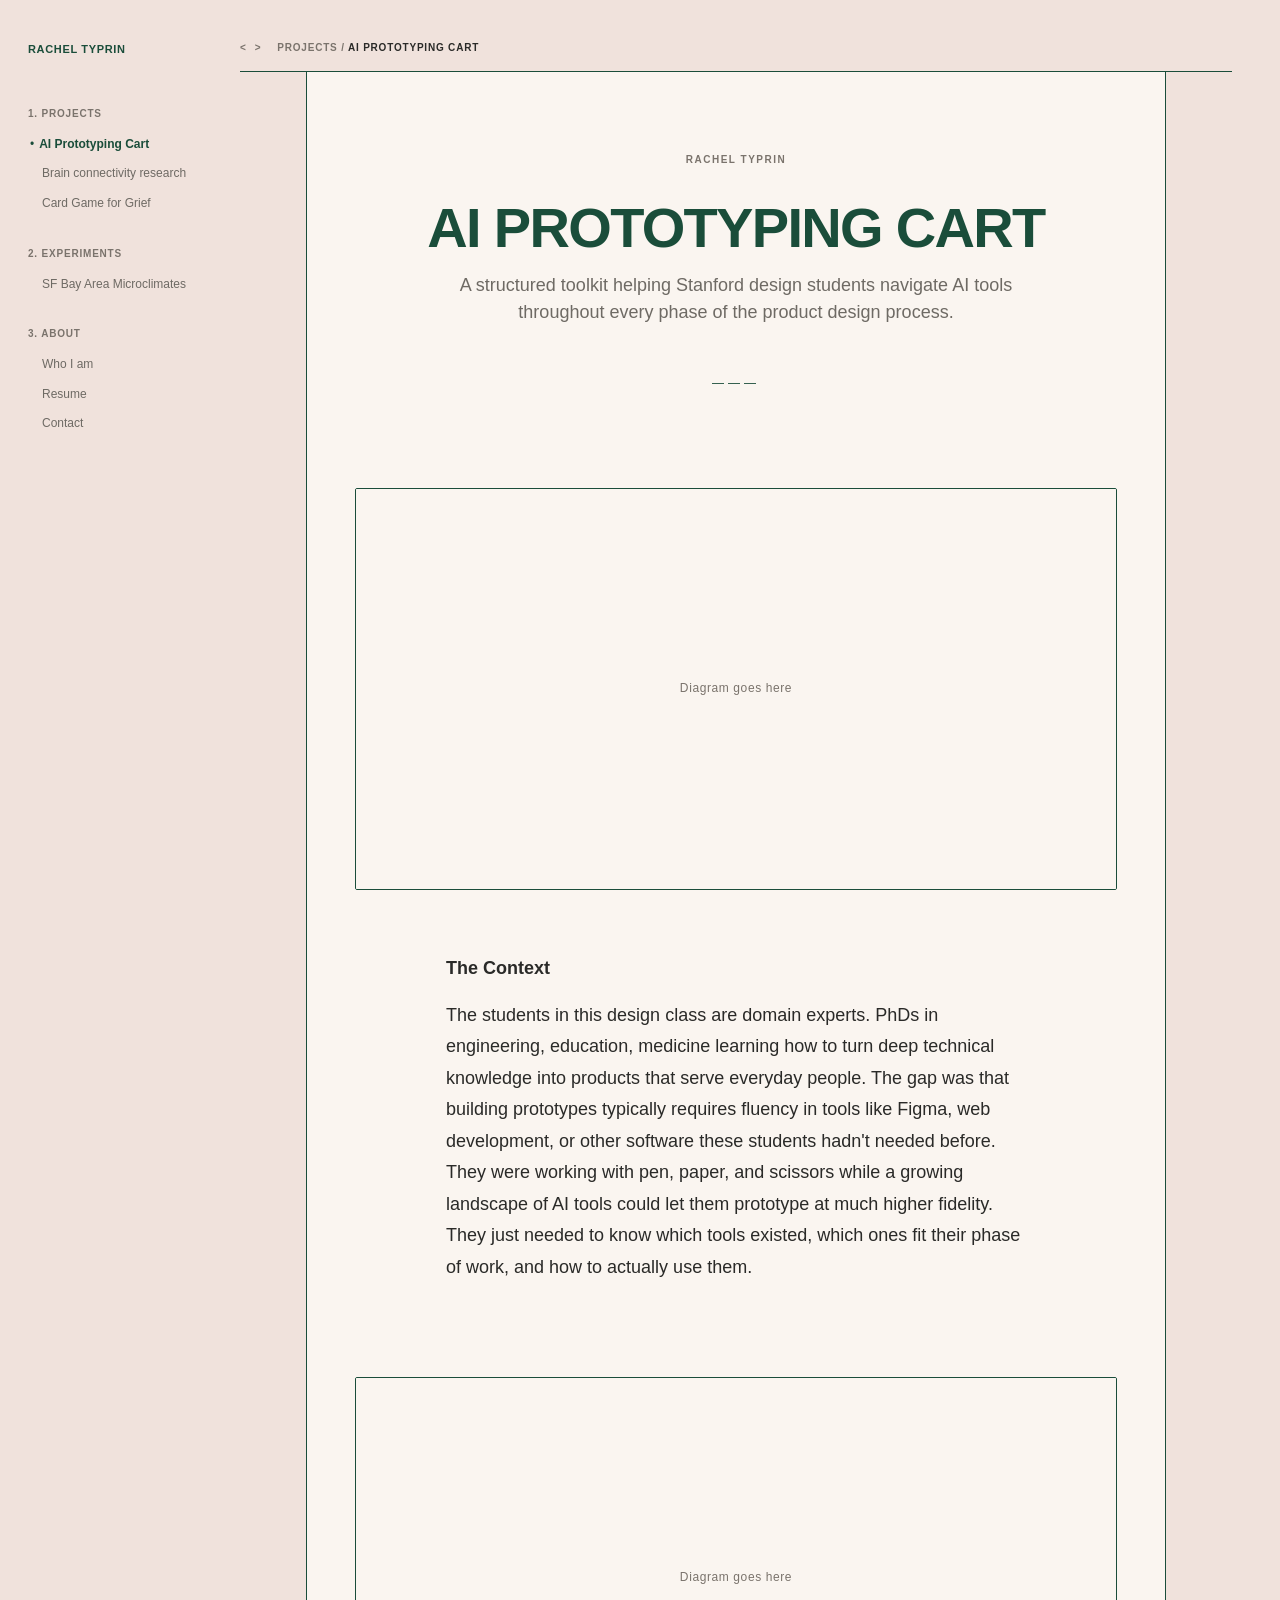
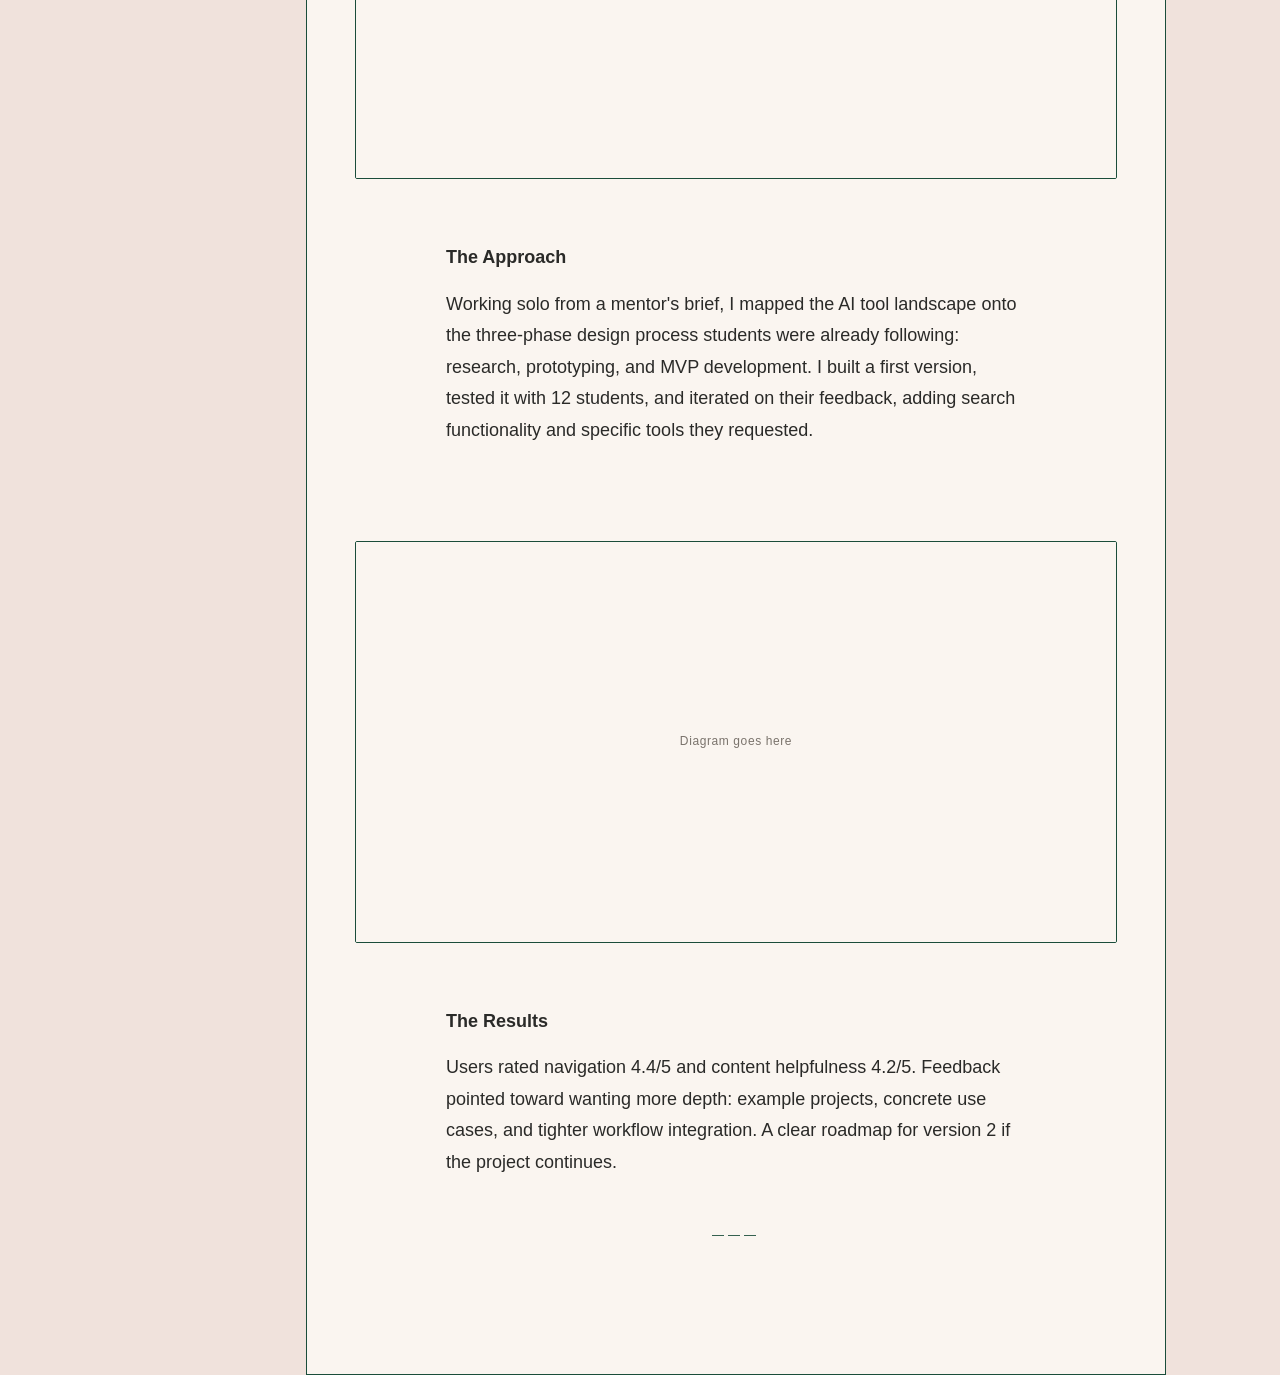
<file: html/aiprototypingcart.html>
<!DOCTYPE html>
<html lang="en">
<head>
  <meta charset="UTF-8">
  <meta name="viewport" content="width=device-width, initial-scale=1.0">
  <title>AI Prototyping Cart — Rachel Typrin</title>
  <link href="https://api.fontshare.com/v2/css?f[]=chillax@700,800,900&f[]=satoshi@400,700&display=swap" rel="stylesheet">
  <link rel="stylesheet" href="../css/project.css">
</head>
<body>

  <aside class="sidebar">
    <div class="logo"><a href="index.html">RACHEL TYPRIN</a></div>

    <nav class="toc">
      <div class="toc-section">
        <h3 class="section-title">1. PROJECTS</h3>
        <ul>
          <li class="active"><a href="aiprototypingcart.html">AI Prototyping Cart</a></li>
          <li><a href="brainconnectivity.html">Brain connectivity research</a></li>
          <li><a href="cardgameforgrief.html">Card Game for Grief</a></li>
        </ul>
      </div>
      <div class="toc-section">
        <h3 class="section-title">2. EXPERIMENTS</h3>
        <ul>
          <li><a href="microclimatepredictions.html">SF Bay Area Microclimates</a></li>
        </ul>
      </div>
      <div class="toc-section">
        <h3 class="section-title">3. ABOUT</h3>
        <ul>
          <li><a href="#">Who I am</a></li>
          <li><a href="#">Resume</a></li>
          <li><a href="#">Contact</a></li>
        </ul>
      </div>
    </nav>
  </aside>

  <main class="main-wrapper">

    <nav class="content-nav">
      <div class="nav-left">
        <span class="nav-arrows" onclick="history.back()">&lt;</span>
        <span class="nav-arrows" onclick="history.forward()">&gt;</span>
        <span class="breadcrumb">PROJECTS / <span class="current">AI PROTOTYPING CART</span></span>
      </div>
      <div class="nav-right"></div>
    </nav>

    <div class="content-well">

      <div class="meta-data">RACHEL TYPRIN</div>
      <h1 class="page-title">AI PROTOTYPING CART</h1>
      <p class="page-subtitle">A structured toolkit helping Stanford design students navigate AI tools <br> throughout every phase of the product design process.</p>

      <div class="section-divider">———</div>

      <figure class="main-figure">
        <figcaption class="fig-label">
          <span class="highlight">FIG 1. Overview of the prototyping cart.</span>
        </figcaption>
        <div class="image-border">
          <div class="placeholder-diagram">Diagram goes here</div>
        </div>
      </figure>

      <article class="prose">
        <h2>The Context</h2>
        <p>The students in this design class are domain experts. PhDs in engineering, education, medicine learning how to turn deep technical knowledge into products that serve everyday people. The gap was that building prototypes typically requires fluency in tools like Figma, web development, or other software these students hadn't needed before. They were working with pen, paper, and scissors while a growing landscape of AI tools could let them prototype at much higher fidelity. They just needed to know which tools existed, which ones fit their phase of work, and how to actually use them.</p>
      </article>

      <figure class="main-figure">
        <figcaption class="fig-label">
          <span class="highlight">FIG 2. Component architecture.</span>
        </figcaption>
        <div class="image-border">
          <div class="placeholder-diagram">Diagram goes here</div>
        </div>
      </figure>

      <article class="prose">
        <h2>The Approach</h2>
        <p>Working solo from a mentor's brief, I mapped the AI tool landscape onto the three-phase design process students were already following: research, prototyping, and MVP development. I built a first version, tested it with 12 students, and iterated on their feedback, adding search functionality and specific tools they requested.</p>
      </article>

      <figure class="main-figure">
        <figcaption class="fig-label">
          <span class="highlight">FIG 3. Feedback</span>
        </figcaption>
        <div class="image-border">
          <div class="placeholder-diagram">Diagram goes here</div>
        </div>
      </figure>

      <article class="prose">
        <h2>The Results</h2>
        <p>Users rated navigation 4.4/5 and content helpfulness 4.2/5. Feedback pointed toward wanting more depth: example projects, concrete use cases, and tighter workflow integration. A clear roadmap for version 2 if the project continues.</p>
      </article>

      <div class="section-divider">———</div>

    </div>
  </main>



</body>
</html>
</file>
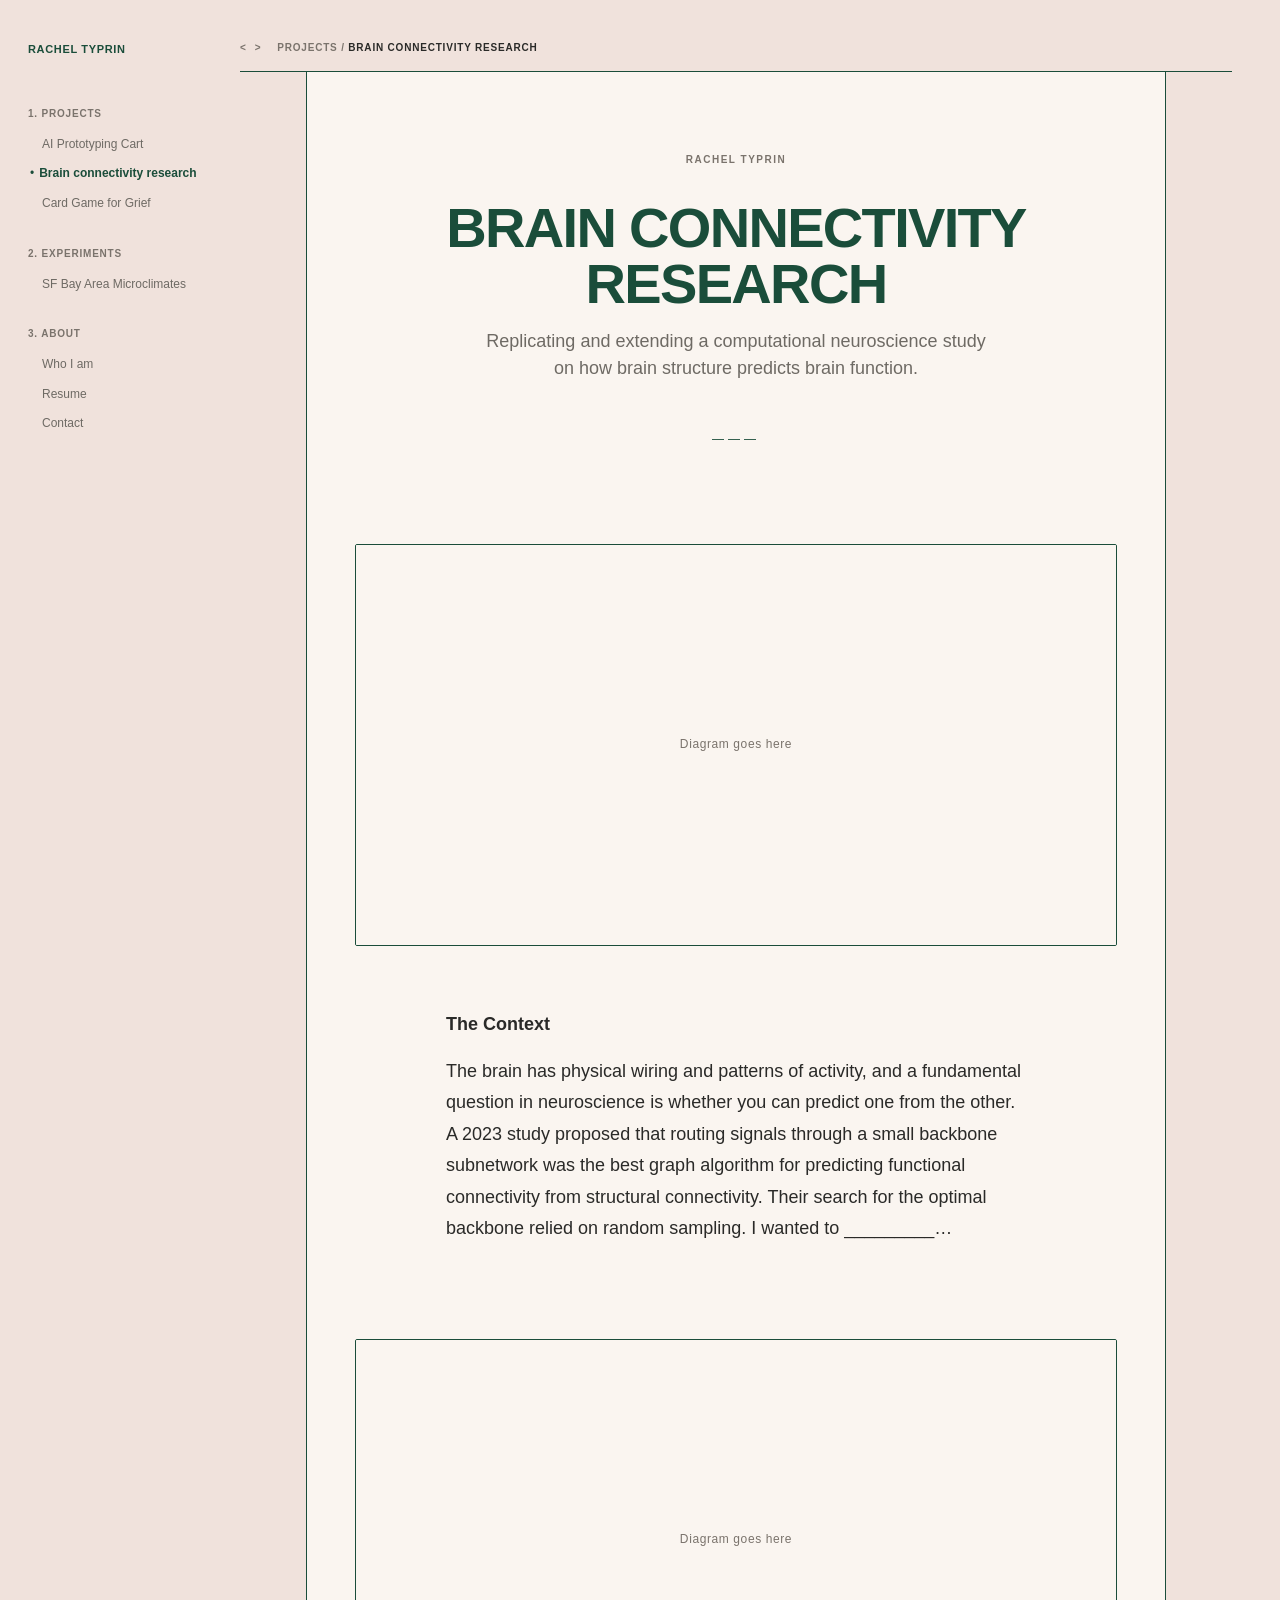
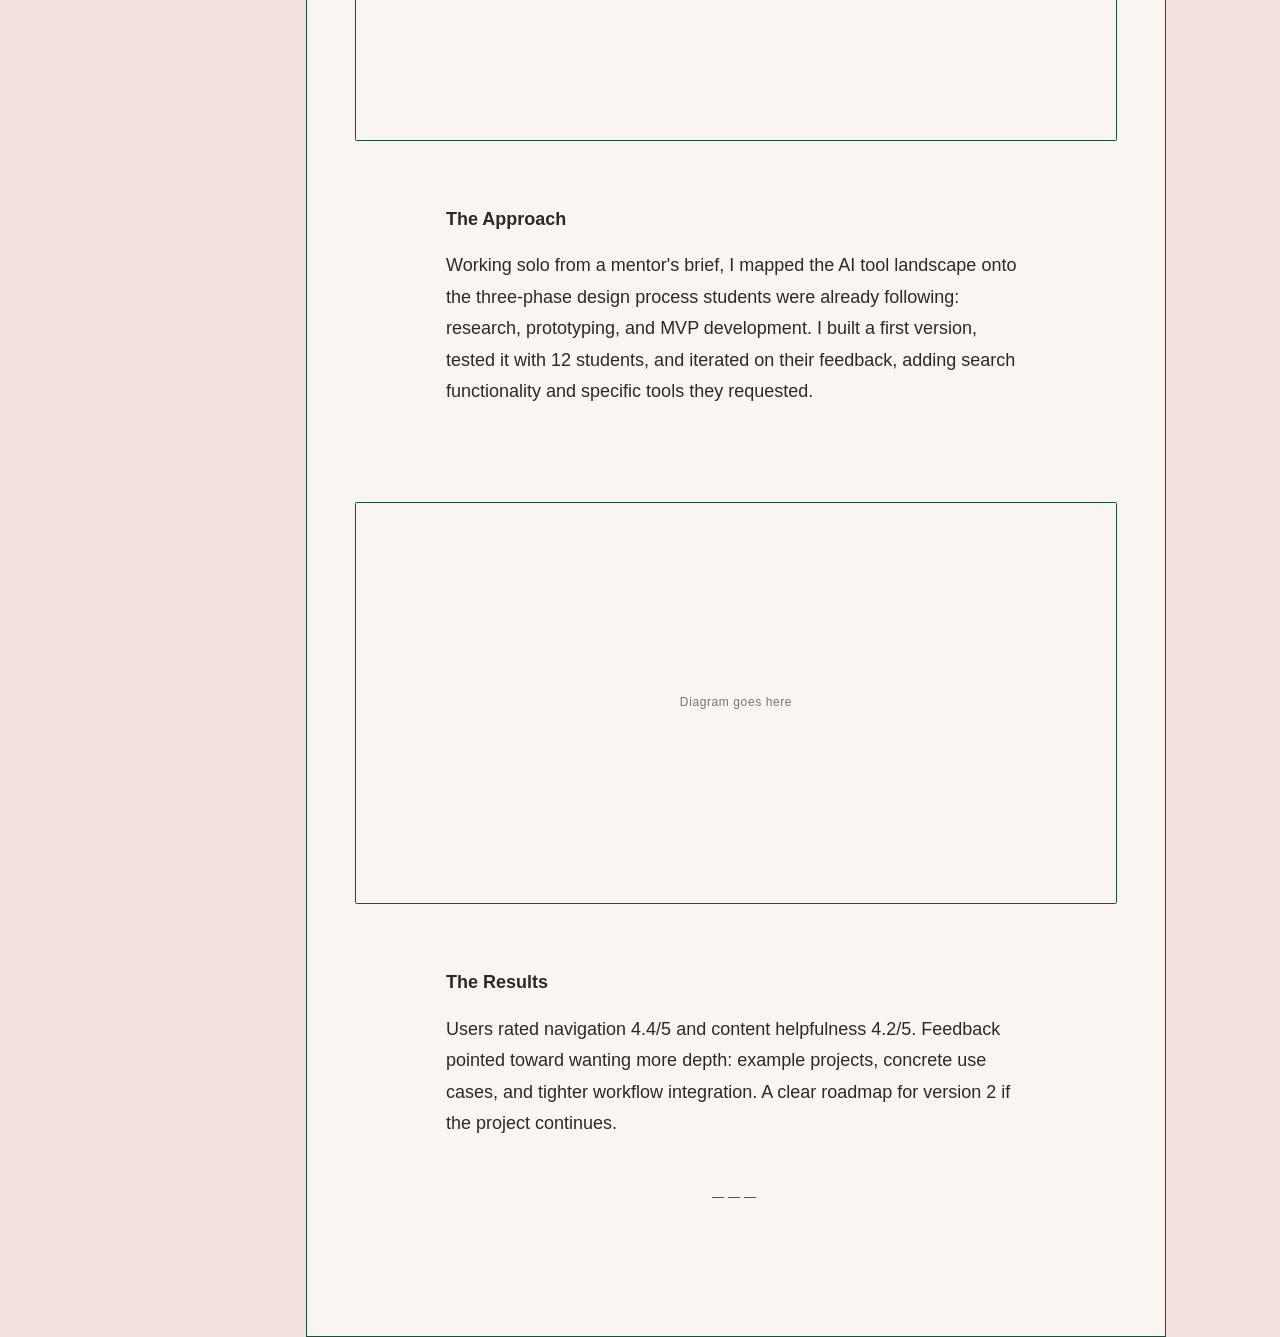
<file: html/brainconnectivity.html>
<!DOCTYPE html>
<html lang="en">
<head>
  <meta charset="UTF-8">
  <meta name="viewport" content="width=device-width, initial-scale=1.0">
  <title>Brain Connectivity Research — Rachel Typrin</title>
  <link href="https://api.fontshare.com/v2/css?f[]=chillax@700,800,900&f[]=satoshi@400,700&display=swap" rel="stylesheet">
  <link rel="stylesheet" href="../css/project.css">
</head>
<body>

  <aside class="sidebar">
    <div class="logo"><a href="index.html">RACHEL TYPRIN</a></div>

    <nav class="toc">
      <div class="toc-section">
        <h3 class="section-title">1. PROJECTS</h3>
        <ul>
          <li><a href="aiprototypingcart.html">AI Prototyping Cart</a></li>
          <li class="active"><a href="brainconnectivity.html">Brain connectivity research</a></li>
          <li><a href="cardgameforgrief.html">Card Game for Grief</a></li>
        </ul>
      </div>
      <div class="toc-section">
        <h3 class="section-title">2. EXPERIMENTS</h3>
        <ul>
          <li><a href="microclimatepredictions.html">SF Bay Area Microclimates</a></li>
        </ul>
      </div>
      <div class="toc-section">
        <h3 class="section-title">3. ABOUT</h3>
        <ul>
          <li><a href="#">Who I am</a></li>
          <li><a href="#">Resume</a></li>
          <li><a href="#">Contact</a></li>
        </ul>
      </div>
    </nav>
  </aside>

  <main class="main-wrapper">

    <nav class="content-nav">
      <div class="nav-left">
        <span class="nav-arrows" onclick="history.back()">&lt;</span>
        <span class="nav-arrows" onclick="history.forward()">&gt;</span>
        <span class="breadcrumb">PROJECTS / <span class="current">BRAIN CONNECTIVITY RESEARCH</span></span>
      </div>
      <div class="nav-right"></div>
    </nav>

    <div class="content-well">

      <div class="meta-data">RACHEL TYPRIN</div>
      <h1 class="page-title">BRAIN CONNECTIVITY RESEARCH</h1>
      <p class="page-subtitle">Replicating and extending a computational neuroscience study <br> on how brain structure predicts brain function.</p>

      <div class="section-divider">———</div>

      <figure class="main-figure">
        <figcaption class="fig-label">
          <span class="highlight">FIG 1. Overview of the prototyping cart.</span>
        </figcaption>
        <div class="image-border">
          <div class="placeholder-diagram">Diagram goes here</div>
        </div>
      </figure>

      <article class="prose">
        <h2>The Context</h2>
        <p>The brain has physical wiring and patterns of activity, and a fundamental question in neuroscience is whether you can predict one from the other. A 2023 study proposed that routing signals through a small backbone subnetwork was the best graph algorithm for predicting functional connectivity from structural connectivity. Their search for the optimal backbone relied on random sampling. I wanted to _________…</p>
      </article>

      <figure class="main-figure">
        <figcaption class="fig-label">
          <span class="highlight">FIG 2. Component architecture.</span>
        </figcaption>
        <div class="image-border">
          <div class="placeholder-diagram">Diagram goes here</div>
        </div>
      </figure>

      <article class="prose">
        <h2>The Approach</h2>
        <p>Working solo from a mentor's brief, I mapped the AI tool landscape onto the three-phase design process students were already following: research, prototyping, and MVP development. I built a first version, tested it with 12 students, and iterated on their feedback, adding search functionality and specific tools they requested.</p>
      </article>

      <figure class="main-figure">
        <figcaption class="fig-label">
          <span class="highlight">FIG 3. Feedback</span>
        </figcaption>
        <div class="image-border">
          <div class="placeholder-diagram">Diagram goes here</div>
        </div>
      </figure>

      <article class="prose">
        <h2>The Results</h2>
        <p>Users rated navigation 4.4/5 and content helpfulness 4.2/5. Feedback pointed toward wanting more depth: example projects, concrete use cases, and tighter workflow integration. A clear roadmap for version 2 if the project continues.</p>
      </article>

      <div class="section-divider">———</div>

    </div>
  </main>



</body>
</html>
</file>
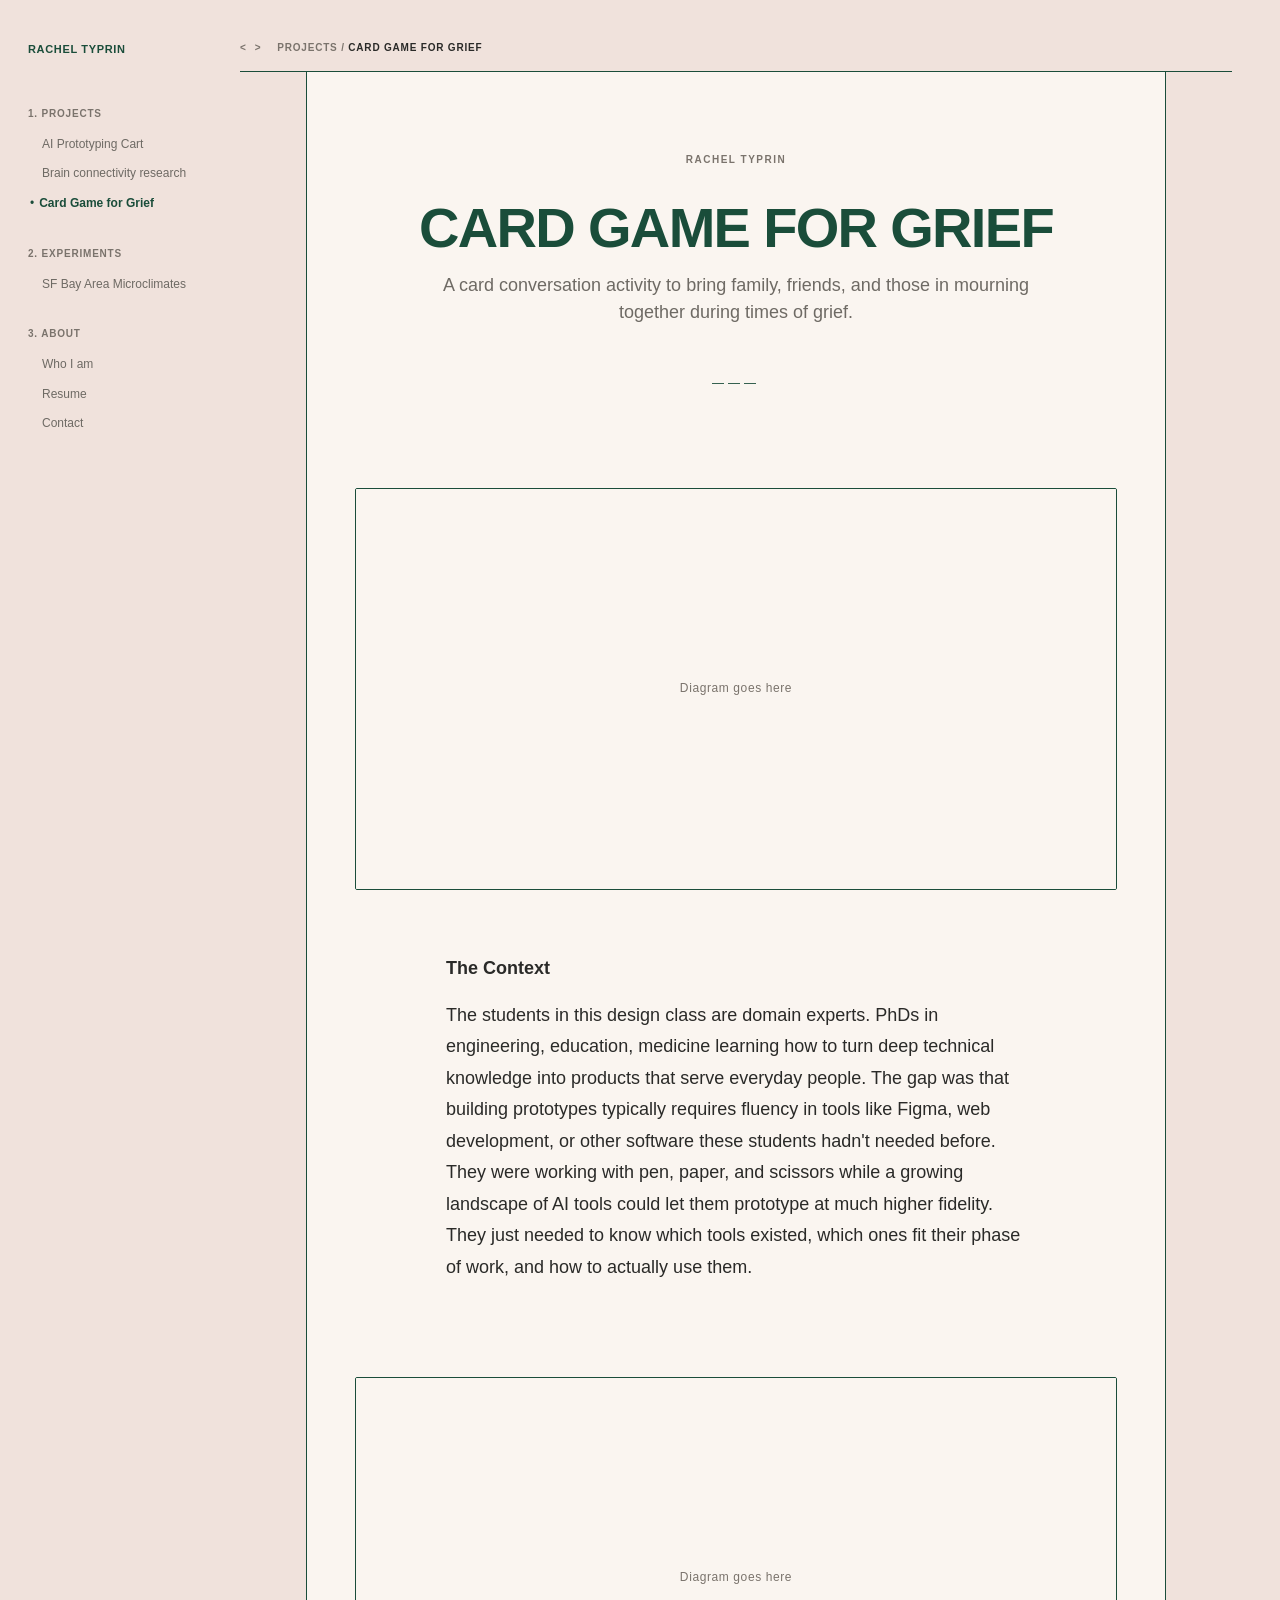
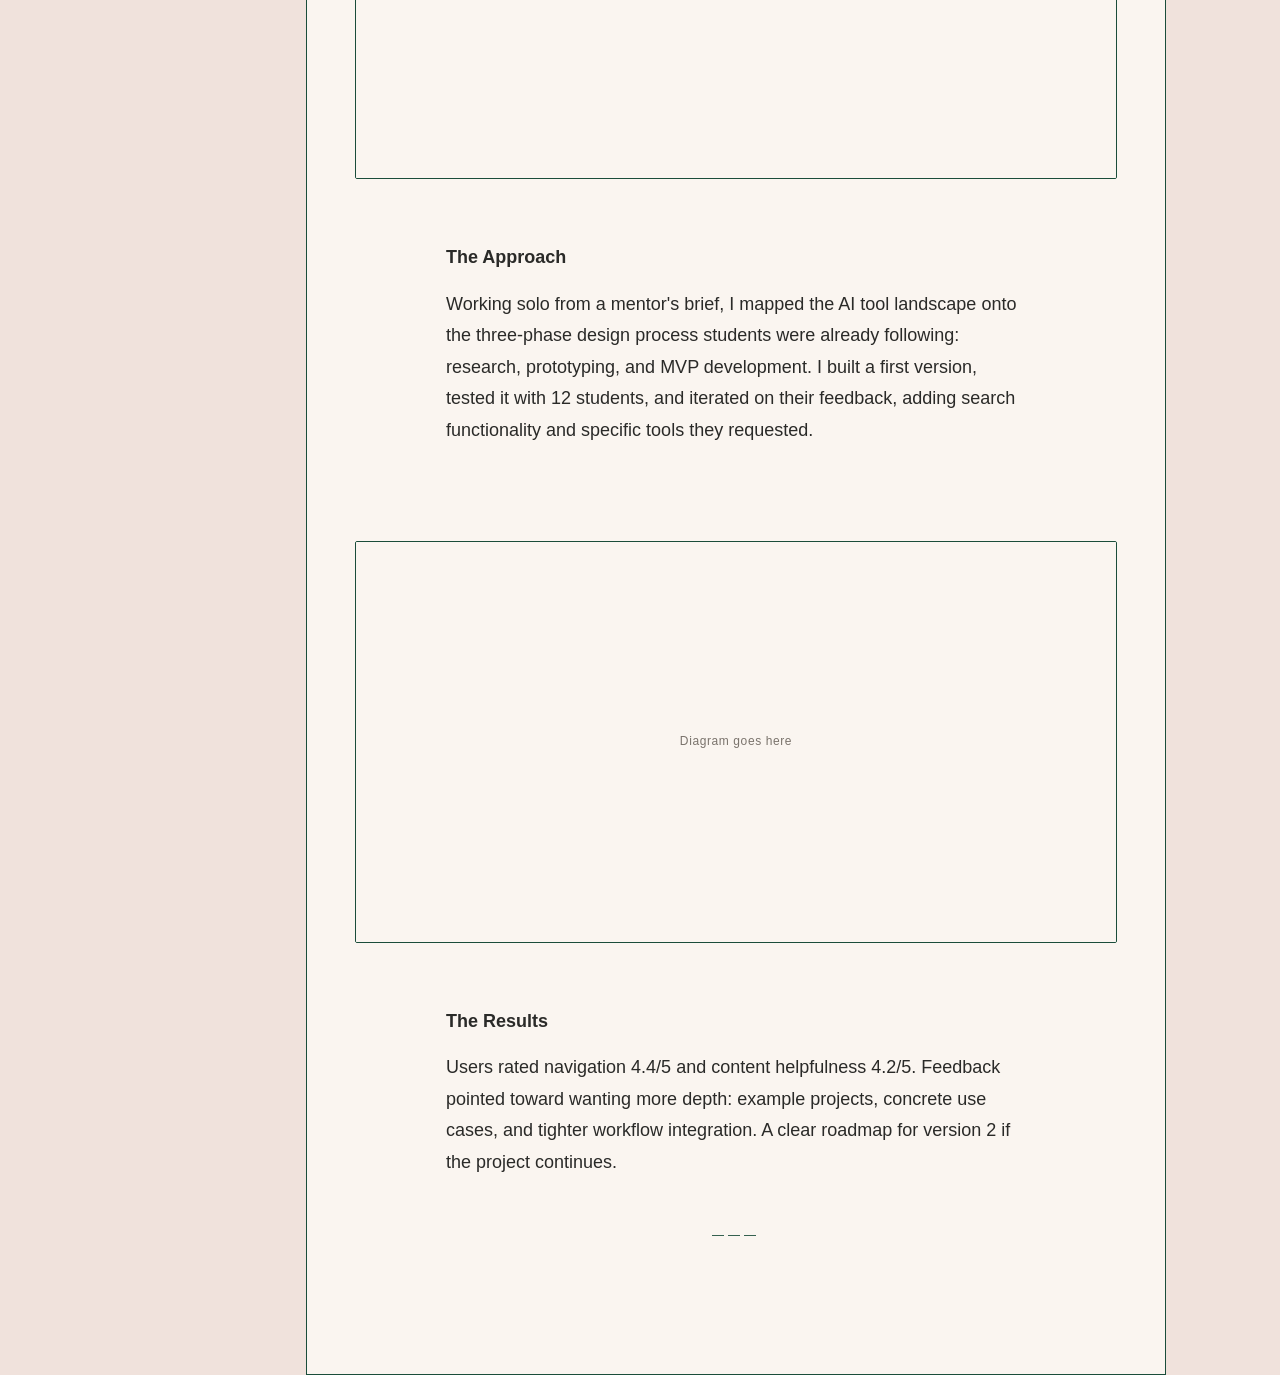
<file: html/cardgameforgrief.html>
<!DOCTYPE html>
<html lang="en">
<head>
  <meta charset="UTF-8">
  <meta name="viewport" content="width=device-width, initial-scale=1.0">
  <title>Card Game for Grief — Rachel Typrin</title>
  <link href="https://api.fontshare.com/v2/css?f[]=chillax@700,800,900&f[]=satoshi@400,700&display=swap" rel="stylesheet">
  <link rel="stylesheet" href="../css/project.css">
</head>
<body>

  <aside class="sidebar">
    <div class="logo"><a href="index.html">RACHEL TYPRIN</a></div>

    <nav class="toc">
      <div class="toc-section">
        <h3 class="section-title">1. PROJECTS</h3>
        <ul>
          <li><a href="aiprototypingcart.html">AI Prototyping Cart</a></li>
          <li><a href="brainconnectivity.html">Brain connectivity research</a></li>
          <li class="active"><a href="cardgameforgrief.html">Card Game for Grief</a></li>
        </ul>
      </div>
      <div class="toc-section">
        <h3 class="section-title">2. EXPERIMENTS</h3>
        <ul>
          <li><a href="#">SF Bay Area Microclimates</a></li>
        </ul>
      </div>
      <div class="toc-section">
        <h3 class="section-title">3. ABOUT</h3>
        <ul>
          <li><a href="#">Who I am</a></li>
          <li><a href="#">Resume</a></li>
          <li><a href="#">Contact</a></li>
        </ul>
      </div>
    </nav>
  </aside>

  <main class="main-wrapper">

    <nav class="content-nav">
      <div class="nav-left">
        <span class="nav-arrows" onclick="history.back()">&lt;</span>
        <span class="nav-arrows" onclick="history.forward()">&gt;</span>
        <span class="breadcrumb">PROJECTS / <span class="current">CARD GAME FOR GRIEF</span></span>
      </div>
      <div class="nav-right"></div>
    </nav>

    <div class="content-well">

      <div class="meta-data">RACHEL TYPRIN</div>
      <h1 class="page-title">CARD GAME FOR GRIEF</h1>
      <p class="page-subtitle">A card conversation activity to bring family, friends, and those in mourning <br> together during times of grief.</p>

      <div class="section-divider">———</div>

      <figure class="main-figure">
        <figcaption class="fig-label">
          <span class="highlight">FIG 1. Overview of the prototyping cart.</span>
        </figcaption>
        <div class="image-border">
          <div class="placeholder-diagram">Diagram goes here</div>
        </div>
      </figure>

      <article class="prose">
        <h2>The Context</h2>
        <p>The students in this design class are domain experts. PhDs in engineering, education, medicine learning how to turn deep technical knowledge into products that serve everyday people. The gap was that building prototypes typically requires fluency in tools like Figma, web development, or other software these students hadn't needed before. They were working with pen, paper, and scissors while a growing landscape of AI tools could let them prototype at much higher fidelity. They just needed to know which tools existed, which ones fit their phase of work, and how to actually use them.</p>
      </article>

      <figure class="main-figure">
        <figcaption class="fig-label">
          <span class="highlight">FIG 2. Component architecture.</span>
        </figcaption>
        <div class="image-border">
          <div class="placeholder-diagram">Diagram goes here</div>
        </div>
      </figure>

      <article class="prose">
        <h2>The Approach</h2>
        <p>Working solo from a mentor's brief, I mapped the AI tool landscape onto the three-phase design process students were already following: research, prototyping, and MVP development. I built a first version, tested it with 12 students, and iterated on their feedback, adding search functionality and specific tools they requested.</p>
      </article>

      <figure class="main-figure">
        <figcaption class="fig-label">
          <span class="highlight">FIG 3. Feedback</span>
        </figcaption>
        <div class="image-border">
          <div class="placeholder-diagram">Diagram goes here</div>
        </div>
      </figure>

      <article class="prose">
        <h2>The Results</h2>
        <p>Users rated navigation 4.4/5 and content helpfulness 4.2/5. Feedback pointed toward wanting more depth: example projects, concrete use cases, and tighter workflow integration. A clear roadmap for version 2 if the project continues.</p>
      </article>

      <div class="section-divider">———</div>

    </div>
  </main>



</body>
</html>
</file>
<file: css/project.css>
/* ===========================
   VARIABLES
   =========================== */
   :root {
    --green-dark: #1A4D3A;
    --cream: #FAF5F0;
    --text: #2A2A28;
    --text-secondary: #6E6A64;
    --text-muted: #7A736C;
    --border: #1A4D3A;
    --highlight: #D4E8DF;
    --highlighter: #d6b2b7; 
    --font-heading: 'Chillax', sans-serif;
    --font-body: 'Satoshi', sans-serif;
    --white: #fcf9f7;
    --pink-bg: #F0E2DC;
  }
  
  /* ===========================
     RESET
     =========================== */
  *, *::before, *::after {
    box-sizing: border-box;
    margin: 0;
    padding: 0;
  }
  
  a {
    color: inherit;
    text-decoration: none;
  }
  
  /* ===========================
     BODY
     =========================== */
  body {
    margin: 0;
    display: flex;
    background-color: var(--pink-bg);
    color: var(--text);
    height: 100vh;
    font-family: var(--font-body);
    font-size: 16px;
    line-height: 1.65;
    -webkit-font-smoothing: antialiased;
  }
  
  /* ===========================
     SIDEBAR — fixed
     =========================== */
  .sidebar {
    width: 240px;
    padding: 40px 28px;
    height: 100vh;
    overflow-y: auto;
    font-family: var(--font-heading);
    position: fixed;
    top: 0;
    left: 0;
    background: var(--pink-bg);
  }
  
  .logo {
    font-size: 11px;
    font-weight: 900;
    color: var(--green-dark);
    letter-spacing: 0.06em;
    margin-bottom: 48px;
  }
  
  .section-title {
    font-size: 10px;
    font-weight: 700;
    text-transform: uppercase;
    letter-spacing: 0.08em;
    color: var(--text-muted);
    margin-bottom: 12px;
    opacity: 1;
  }
  
  .toc-section {
    margin-bottom: 32px;
  }
  
  .toc ul {
    list-style: none;
    padding: 0;
  }
  
  .toc li {
    font-size: 12px;
    margin-bottom: 10px;
    padding-left: 14px;
    font-family: var(--font-body);
  }
  
  .toc a {
    color: var(--text-secondary);
    transition: color 0.15s;
  }
  
  .toc a:hover {
    color: var(--green-dark);
    text-decoration: underline;
  }
  
  .toc li.active a {
    color: var(--green-dark);
    font-weight: 700;
  }
  
  .toc li.active::before {
    content: "•";
    margin-left: -12px;
    padding-right: 5px;
    color: var(--green-dark);
  }
  
  /* ===========================
     MAIN WRAPPER
     =========================== */
  .main-wrapper {
    flex: 1;
    margin-left: 240px;
    margin-right: 48px;
    display: flex;
    flex-direction: column;
    align-items: center;
    overflow: visible;
  }
  
  /* ===========================
     CONTENT NAV
     =========================== */
  .content-nav {
    width: 100%;
    display: flex;
    justify-content: space-between;
    align-items: center;
    padding: 40px 0 14px 0; /* padding-top matches sidebar logo offset */
    border-bottom: 1px solid var(--border);
    font-family: var(--font-heading);
    font-size: 10px;
    font-weight: 600;
    letter-spacing: 0.08em;
    text-transform: uppercase;
    color: var(--text-muted);
    position: sticky;
    top: 0;
    background: var(--pink-bg);
    z-index: 10;
  }
  
  .nav-left {
    display: flex;
    align-items: center;
  }
  
  .nav-arrows {
    font-weight: 700;
    margin-right: 8px;
    cursor: pointer;
    transition: color 0.15s;
    background: none;
    border: none;
    font-family: var(--font-heading);
    font-size: 10px;
    color: var(--text-muted);
    letter-spacing: 0.08em;
    padding: 0;
  }
  
  .nav-arrows:hover {
    color: var(--green-dark);
  }
  
  .breadcrumb {
    color: var(--text-muted);
    margin-left: 8px;
  }
  
  .current {
    color: var(--text);
  }
  
  .nav-right {
    color: var(--text-muted);
  }

  .nav-right .mobile-home {
    display: none;
  }
  
  /* ===========================
     CONTENT WELL
     =========================== */
  .content-well {
    width: 100%;
    max-width: 860px;
    padding: 80px 48px;
    text-align: center;
    border-left: 1px solid var(--border);
    border-right: 1px solid var(--border);
    border-bottom: 1px solid var(--border);
    position: relative;
    overflow: visible;
    background-color: var(--cream);
  }
  
  /* ===========================
     META & HEADER
     =========================== */
  .meta-data {
    font-family: var(--font-heading);
    font-size: 10px;
    font-weight: 600;
    letter-spacing: 0.15em;
    text-transform: uppercase;
    color: var(--text-muted);
    margin-bottom: 32px;
  }
  
  .page-title {
    font-family: var(--font-heading);
    font-size: clamp(32px, 5vw, 56px);
    font-weight: 900;
    color: var(--green-dark);
    letter-spacing: -0.03em;
    line-height: 1;
    margin: 0 0 16px 0;
  }
  
  .page-subtitle {
    font-family: var(--font-body);
    font-size: 18px;
    color: var(--text-secondary);
    line-height: 1.5;
    margin: 0;
  }
  
  .section-divider {
    margin: 48px 0;
    font-family: var(--font-heading);
    font-size: 12px;
    letter-spacing: 4px;
    color: var(--border);
  }
  
  /* ===========================
     FIGURES
     =========================== */
  .main-figure {
    width: 100%;
    margin: 64px 0;
    text-align: left;
  }
  
  .fig-label {
    display: block;
    margin-bottom: 12px;
    font-family: var(--font-heading);
    font-size: 11px;
    font-weight: 700;
    letter-spacing: 0.05em;
    text-transform: uppercase;
    color: var(--text-muted);
    opacity: 0;
    transition: opacity 0.2s;
    text-align: center;
  }
  
  .main-figure:hover .fig-label {
    opacity: 1;
  }
  
  .highlight {
    background-color: var(--highlighter);
    padding: 2px 8px;
    border-radius: 2px;
    color: var(--green-dark);
  }
  
  .image-border {
    border: 1px solid var(--border);
    border-radius: 2px;
    overflow: hidden;
  }

  .image-border img {
    width: 100%;
    height: auto;
    display: block;
  }
  
  .placeholder-diagram {
    min-height: 400px;
    width: 100%;
    background-color: var(--cream);
    display: flex;
    align-items: center;
    justify-content: center;
    color: var(--text-muted);
    font-family: var(--font-heading);
    font-size: 12px;
    letter-spacing: 0.05em;
  }
  
  /* ===========================
     PROSE
     =========================== */
  .prose {
    text-align: left;
    max-width: 580px;
    margin: 0 auto;
  }
  
  .prose p {
    font-family: var(--font-body);
    font-size: 18px;
    line-height: 1.75;
    color: var(--text);
    margin-bottom: 24px;
  }
  
  .series-note {
    font-style: italic;
    color: var(--text-muted);
    margin-top: 40px;
    font-size: 15px;
  }
  
  .prose h2 {
    font-family: var(--font-body);
    font-size: 18px;
    font-weight: 700;
    color: var(--text);
    margin-bottom: 16px;
  }
  
  /* ===========================
     RIGHT MARGIN
     =========================== */
  .right-margin {
    width: 48px;
    position: fixed;
    right: 0;
    top: 0;
    height: 100vh;
    border-left: 1px solid var(--border);
    display: flex;
    flex-direction: column;
    align-items: center;
    padding-top: 20px;
    background: var(--cream);
  }
  
  .ruler {
    flex: 1;
    width: 100%;
    background-image: linear-gradient(to bottom, var(--border) 1px, transparent 1px);
    background-size: 100% 20px;
    margin-top: 20px;
  }
  
  /* ===========================
     GLOSSARY
     =========================== */
  .glossary {
    text-align: left;
    width: 100%;
    margin-top: 0;
  }

  .glossary-title {
    font-family: var(--font-body);
    font-size: 18px;
    font-weight: 700;
    color: var(--text);
    margin-bottom: 16px;
  }

  .glossary .toc-header-line {
    height: 1px;
    background-color: var(--border);
    margin-bottom: 24px;
  }

  .glossary-grid {
    display: grid;
    grid-template-columns: 1fr 1fr;
    gap: 0 40px;
  }

  .glossary-entry {
    margin-bottom: 16px;
  }

  .glossary-entry p {
    font-family: var(--font-body);
    font-size: 14px;
    line-height: 1.65;
    color: var(--text);
    margin: 0;
  }

  .glossary-entry p strong {
    font-weight: 700;
  }

  /* ===========================
     VOCAB DEFINITIONS
     =========================== */
  .vocab {
    text-decoration: underline dotted var(--text-muted);
    text-underline-offset: 3px;
    cursor: help;
  }

  .vocab-num {
    font-size: 0.65em;
    vertical-align: super;
    line-height: 0;
    margin-left: 1px;
    color: var(--text-muted);
  }

  .glossary-entry.gloss-active {
    background-color: var(--highlighter);
    padding: 4px 8px;
    border-radius: 2px;
  }

  .vocab .vocab-def {
    display: none;
    position: absolute;
    left: calc(100% + 16px);
    width: 150px;
    font-family: var(--font-body);
    font-size: 13px;
    line-height: 1.5;
    color: var(--text);
    z-index: 20;
    pointer-events: none;
    white-space: normal;
  }

  .vocab:hover .vocab-def {
    display: block;
  }

  /* ===========================
     RESUME
     =========================== */
  .resume-download {
    display: inline-block;
    margin-top: 24px;
    font-family: var(--font-heading);
    font-size: 11px;
    font-weight: 700;
    letter-spacing: 0.08em;
    text-transform: uppercase;
    color: var(--green-dark);
    border: 1px solid var(--green-dark);
    padding: 10px 24px;
    border-radius: 2px;
    transition: background-color 0.15s, color 0.15s;
  }

  .resume-download:hover {
    background-color: var(--green-dark);
    color: var(--cream);
  }

  .resume-divider {
    width: 100%;
    max-width: 580px;
    height: 1px;
    background-color: var(--border);
    margin: 32px auto;
  }

  .resume-entry {
    margin-bottom: 32px;
  }

  .resume-entry-header {
    display: flex;
    justify-content: space-between;
    align-items: baseline;
    margin-bottom: 2px;
  }

  .resume-role {
    font-family: var(--font-body);
    font-size: 16px;
    font-weight: 700;
    color: var(--text);
  }

  .resume-date {
    font-family: var(--font-heading);
    font-size: 10px;
    font-weight: 600;
    letter-spacing: 0.05em;
    text-transform: uppercase;
    color: var(--text-muted);
    white-space: nowrap;
    margin-left: 16px;
  }

  .resume-org {
    font-family: var(--font-body);
    font-size: 15px;
    font-style: italic;
    color: var(--text-secondary);
    display: block;
    margin-bottom: 8px;
  }

  .prose ul:not(.contact-links) {
    list-style: disc;
    padding-left: 20px;
    margin-bottom: 16px;
  }

  .prose li {
    font-family: var(--font-body);
    font-size: 16px;
    line-height: 1.65;
    color: var(--text);
    margin-bottom: 6px;
  }

  .end-text {
    font-family: var(--font-body);
    font-size: 13px;
    font-weight: 700;
    color: var(--text);
    margin-bottom: 16px;
  }

  /* ===========================
     CONTACT
     =========================== */
  .contact-links {
    text-align: left;
    max-width: 580px;
    margin: 0 auto;
    list-style: none;
    padding: 0;
  }

  .contact-links li,
  .contact-links > div {
    margin-bottom: 20px;
  }

  .contact-label {
    display: block;
    font-family: var(--font-heading);
    font-size: 10px;
    font-weight: 700;
    letter-spacing: 0.08em;
    text-transform: uppercase;
    color: var(--text-muted);
    margin-bottom: 4px;
  }

  .contact-email {
    font-family: var(--font-body);
    font-size: 18px;
    color: var(--text);
  }

  .contact-links a {
    font-family: var(--font-body);
    font-size: 18px;
    color: var(--text);
    text-decoration:underline dotted;
    text-underline-offset: 3px;
    transition: color 0.15s;
  }
  

  .contact-links a:hover {
    color: var(--green-dark);
    text-decoration: underline;
  }

  .contact-divider {
    width: 100%;
    max-width: 580px;
    height: 1px;
    background-color: var(--border);
    margin: 32px auto;
  }

  /* ===========================
     LINKS GRID
     =========================== */
  .links-grid {
    text-align: left;
    width: 100%;
    margin-top: 0;
  }

  .links-grid-title {
    font-family: var(--font-body);
    font-size: 18px;
    font-weight: 700;
    color: var(--text);
    margin-bottom: 16px;
  }

  .links-grid .toc-header-line {
    height: 1px;
    background-color: var(--border);
    margin-bottom: 24px;
  }

  .links-grid-grid {
    display: grid;
    grid-template-columns: 1fr 1fr;
    gap: 0 40px;
    max-width: 580px;
    margin: 0 auto;
  }

  .links-grid-entry {
    margin-bottom: 16px;
  }

  .links-grid-entry p {
    font-family: var(--font-body);
    font-size: 14px;
    line-height: 1.65;
    color: var(--text);
    margin: 0;
  }

  .links-grid-entry p strong {
    font-weight: 700;
  }
  .links-grid-grid .contact-links {
    max-width: none;
    margin: 0;
  }


/* ===========================
     LINKS IN PROJECTS
     =========================== */


  .link-label {
    display: block;
    font-family: var(--font-heading);
    font-size: 10px;
    font-weight: 700;
    letter-spacing: 0.08em;
    text-transform: uppercase;
    color: var(--text-muted);
    margin-bottom: 4px;
  }

  .link-link {
    text-align: center;
    max-width: 580px;
    margin: 0 auto;
    padding: 0;
  }

  .link-link a {
    font-family: var(--font-body);
    font-size: 18px;
    color: var(--green-dark);
    text-decoration: underline dotted;
    text-underline-offset: 3px;
    transition: color 0.15s;
  }

  .link-link a:hover {
    color: var(--text);
    text-decoration: underline;
  }

  /* ===========================
     HOPECORE NETWORK CHART
     =========================== */
  .network-chart-wrap {
    padding: 24px 16px 12px;
    background: var(--cream);
  }

  .network-legend {
    display: flex;
    gap: 20px;
    align-items: center;
    flex-wrap: wrap;
    margin-bottom: 18px;
    justify-content: center;
  }

  .network-legend-item {
    display: flex;
    align-items: center;
    gap: 6px;
    font-size: 11px;
    font-family: var(--font-heading);
    font-weight: 600;
    letter-spacing: 0.06em;
    text-transform: uppercase;
    color: var(--text-muted);
  }

  .network-legend-note {
    font-family: var(--font-body);
    font-weight: 400;
    text-transform: none;
    letter-spacing: 0;
    margin-left: 8px;
  }

  .network-legend-dot {
    width: 10px;
    height: 10px;
    border-radius: 50%;
    flex-shrink: 0;
  }

  #network-svg {
    display: block;
    width: 100%;
  }

  .network-info-bar {
    text-align: center;
    font-size: 11px;
    color: var(--text-muted);
    margin-top: 10px;
    min-height: 16px;
    letter-spacing: 0.01em;
  }

  .col-label {
    font-family: var(--font-heading);
    font-weight: 700;
    font-size: 11px;
    letter-spacing: 0.08em;
    text-transform: uppercase;
    fill: var(--text-muted);
  }

  .node-label {
    font-family: var(--font-body);
    font-size: 11px;
    fill: var(--text-muted);
    pointer-events: none;
  }

  /* ===========================
     INTERACTIVE TAG
     =========================== */
  .interactive .image-border {
    position: relative;
    overflow: visible;
  }

  .interactive .image-border::before {
    content: 'INTERACTIVE';
    position: absolute;
    bottom: 100%;
    left: 0;
    font-family: var(--font-heading);
    font-size: 9px;
    font-weight: 700;
    letter-spacing: 0.08em;
    color: var(--cream);
    background-color: var(--green-dark);
    padding: 4px 10px;
    border-radius: 4px 4px 0 0;
    z-index: 2;
  }

  /* ===========================
     RESPONSIVE
     =========================== */
  @media (max-width: 900px) {
    body {
      display: block;
      height: auto;
    }
  
    .sidebar,
    .right-margin {
      display: none;
    }
  
    .main-wrapper {
      margin-left: 0;
      margin-right: 0;
      padding-top: 0;
      overflow-y: visible;
    }
  
    .nav-right .mobile-home {
      display: inline;
    }

    .content-nav,
    .content-well {
      max-width: 100%;
      padding-left: 24px;
      padding-right: 24px;
    }
  
    .placeholder-diagram {
      min-height: 240px;
    }
  
    .prose p {
      font-size: 16px;
    }

    .fig-label {
      opacity: 1;
    }
  }
</file>
